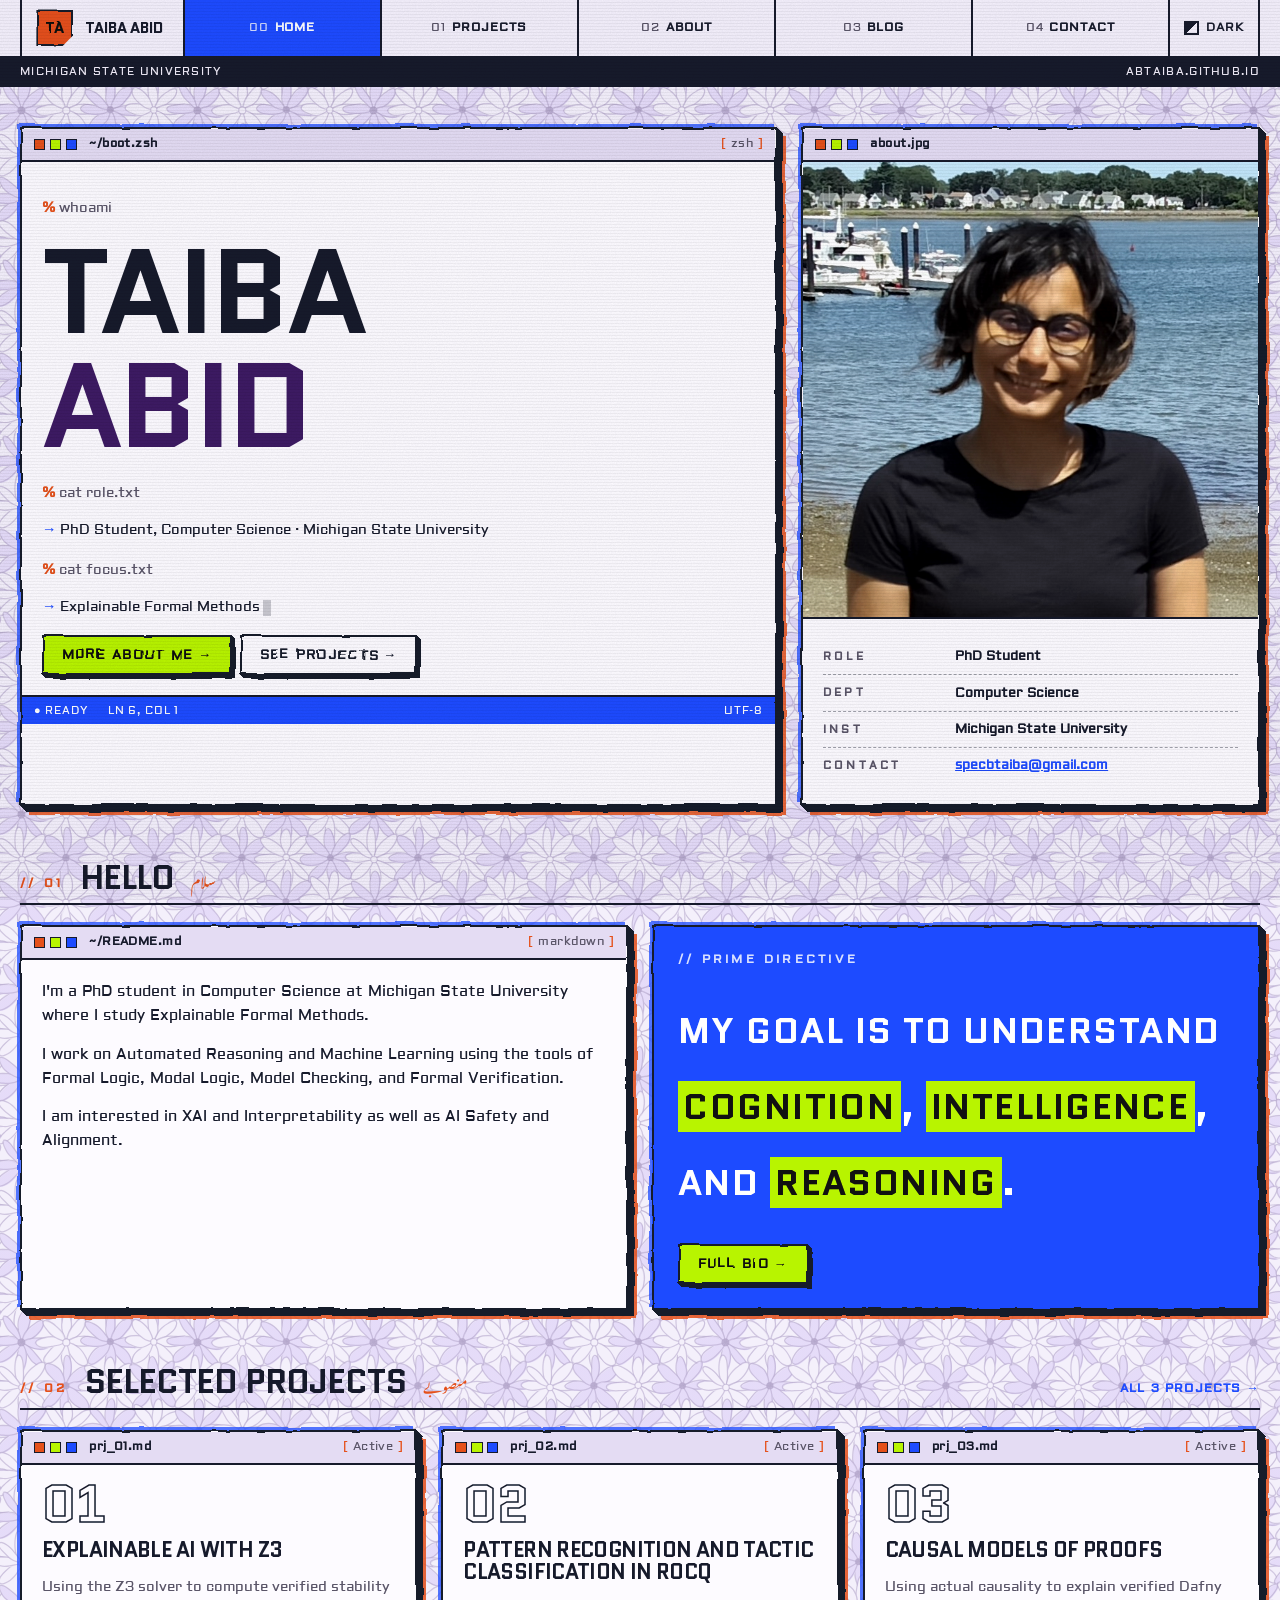
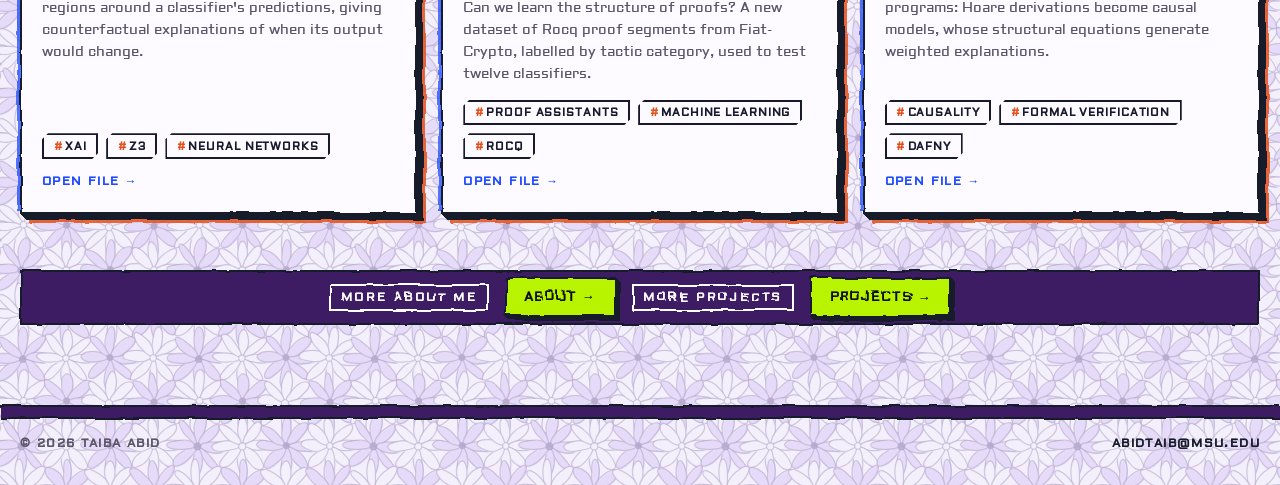
<file: index.html>
<!DOCTYPE html>
<html lang="en">
<head>
  <meta charset="utf-8">
  <meta name="viewport" content="width=device-width, initial-scale=1">
  <meta name="description" content="Taiba Abid, PhD Student, Computer Science">
  <title>Home // Taiba Abid</title>
  <script>
    try { var t = localStorage.getItem('theme'); if (t) document.documentElement.dataset.theme = t; } catch (e) {}
  </script>
  <link rel="icon" href="images/favicon.svg">
  <link rel="preconnect" href="https://fonts.googleapis.com">
  <link rel="preconnect" href="https://fonts.gstatic.com" crossorigin>
  <link rel="stylesheet" href="https://fonts.googleapis.com/css2?family=Aldrich&family=Noto+Nastaliq+Urdu:wght@500;700&family=Quantico:ital,wght@0,400;0,700;1,400;1,700&display=swap">
  <link rel="stylesheet" href="css/style.css?v=win3">
  <script src="js/theme.js" defer></script>
  <script src="js/windows.js?v=dock2" defer></script>
</head>
<body>
  <svg class="ink-defs" width="0" height="0" aria-hidden="true" focusable="false">
    <filter id="ink-rough"><feTurbulence type="fractalNoise" baseFrequency="0.035" numOctaves="3" seed="7" result="noise"/><feDisplacementMap in="SourceGraphic" in2="noise" scale="3.5"/></filter>
    <filter id="ink-bleed"><feTurbulence type="fractalNoise" baseFrequency="0.9" numOctaves="2" seed="2" result="noise"/><feDisplacementMap in="SourceGraphic" in2="noise" scale="1.4"/></filter>
  </svg>
  <a class="skip" href="#main">Skip to content</a>
  <header class="site-header">
    <div class="wrap header-inner">
      <a class="logo" href="index.html"><span class="logo-mark">TA</span><span class="logo-name">Taiba Abid</span></a>
      <nav class="nav" aria-label="Primary"><a href="index.html" aria-current="page"><span>00</span>Home</a><a href="projects.html"><span>01</span>Projects</a><a href="about.html"><span>02</span>About</a><a href="blog.html"><span>03</span>Blog</a><a href="contact.html"><span>04</span>Contact</a></nav>
      <button class="theme-toggle" type="button" data-theme-toggle aria-label="Toggle dark mode"><span class="swatch" aria-hidden="true"></span><span class="tt-text">Theme</span></button>
    </div>
  </header>
  <div class="status-strip" aria-hidden="true">
    <div class="wrap"><span class="hide-sm">Michigan State University</span><span class="push">abtaiba.github.io</span></div>
  </div>

  <main id="main" class="wrap" data-dock>
    <div class="home-hero">
    <section class="panel ">
      <div class="panel-bar"><span class="lights" aria-hidden="true"><i></i><i></i><i></i></span><span class="panel-file">~/boot.zsh</span><span class="panel-meta">zsh</span></div>
      <div class="panel-body">
        <div class="term">
          <p class="cmd">whoami</p>
          <h1 class="mega">Taiba<br><span class="accent">Abid</span></h1>
          <p class="cmd">cat role.txt</p>
          <p class="out arrow">PhD Student, Computer Science · Michigan State University</p>
          <p class="cmd">cat focus.txt</p>
          <p class="out arrow">Explainable Formal Methods<span class="cursor" aria-hidden="true"></span></p>
        </div>
        <div class="chips">
          <a class="btn" href="about.html">More about me →</a>
          <a class="btn alt" href="projects.html">See projects →</a>
        </div>
      </div>
      <div class="panel-status"><span>● Ready</span><span>Ln 6, Col 1</span><span class="push">UTF-8</span></div>
    </section>
    <section class="panel">
      <div class="panel-bar"><span class="lights" aria-hidden="true"><i></i><i></i><i></i></span><span class="panel-file">about.jpg</span></div>
      <div class="id-photo"><img src="images/avatar.jpg" alt="Portrait of Taiba Abid"></div>
      <div class="panel-body">
        <dl class="readout">
          <div><dt>Role</dt><dd>PhD Student</dd></div>
          <div><dt>Dept</dt><dd>Computer Science</dd></div>
          <div><dt>Inst</dt><dd>Michigan State University</dd></div>
          <div><dt>Contact</dt><dd><a href="mailto:specbtaiba@gmail.com">specbtaiba@gmail.com</a></dd></div>
        </dl>
      </div>
    </section>
    </div>

    <section class="sec">
      <div class="sec-head"><span class="idx">// 01</span><h2>Hello <span class="ur" lang="ur" dir="rtl">سلام</span></h2></div>
      <div class="mission">
      <section class="panel ">
      <div class="panel-bar"><span class="lights" aria-hidden="true"><i></i><i></i><i></i></span><span class="panel-file">~/README.md</span><span class="panel-meta">markdown</span></div>
      <div class="panel-body">
          <p>I&#x27;m a PhD student in Computer Science at Michigan State University where I study Explainable Formal Methods.</p>
          <p>I work on Automated Reasoning and Machine Learning using the tools of Formal Logic, Modal Logic, Model Checking, and Formal Verification.</p>
          <p>I am interested in XAI and Interpretability as well as AI Safety and Alignment.</p>
      </div>
    </section>
        <div class="goal">
          <span class="label">// Prime directive</span>
          <blockquote>My goal is to understand <em>cognition</em>, <em>intelligence</em>, and <em>reasoning</em>.</blockquote>
          <a class="btn" href="about.html" style="align-self:flex-start">Full bio →</a>
        </div>
      </div>
    </section>

    <section class="sec">
      <div class="sec-head"><span class="idx">// 02</span><h2>Selected projects <span class="ur" lang="ur" dir="rtl">منصوبے</span></h2><a class="more" href="projects.html">All 3 projects</a></div>
      <div class="grid-3">
      <a class="panel card" href="projects/explainable-ai-z3.html" data-tags="xai z3 neural-networks" style="view-transition-name: prj-explainable-ai-z3">
        <div class="panel-bar"><span class="lights" aria-hidden="true"><i></i><i></i><i></i></span><span class="panel-file">prj_01.md</span><span class="panel-meta">Active</span></div>
        <div class="panel-body">
          <span class="num">01</span>
          <h3>Explainable AI with Z3</h3><p class="excerpt">Using the Z3 solver to compute verified stability regions around a classifier&#x27;s predictions, giving counterfactual explanations of when its output would change.</p>
          <div class="chips"><span class="tag">XAI</span><span class="tag">Z3</span><span class="tag">Neural Networks</span></div>
          <span class="open">Open file →</span>
        </div>
      </a>
      <a class="panel card" href="projects/rocq-tactic-patterns.html" data-tags="proof-assistants machine-learning rocq" style="view-transition-name: prj-rocq-tactic-patterns">
        <div class="panel-bar"><span class="lights" aria-hidden="true"><i></i><i></i><i></i></span><span class="panel-file">prj_02.md</span><span class="panel-meta">Active</span></div>
        <div class="panel-body">
          <span class="num">02</span>
          <h3>Pattern Recognition and Tactic Classification in Rocq</h3><p class="excerpt">Can we learn the structure of proofs? A new dataset of Rocq proof segments from Fiat-Crypto, labelled by tactic category, used to test twelve classifiers.</p>
          <div class="chips"><span class="tag">Proof Assistants</span><span class="tag">Machine Learning</span><span class="tag">Rocq</span></div>
          <span class="open">Open file →</span>
        </div>
      </a>
      <a class="panel card" href="projects/causal-models-of-proofs.html" data-tags="causality formal-verification dafny" style="view-transition-name: prj-causal-models-of-proofs">
        <div class="panel-bar"><span class="lights" aria-hidden="true"><i></i><i></i><i></i></span><span class="panel-file">prj_03.md</span><span class="panel-meta">Active</span></div>
        <div class="panel-body">
          <span class="num">03</span>
          <h3>Causal Models of Proofs</h3><p class="excerpt">Using actual causality to explain verified Dafny programs: Hoare derivations become causal models, whose structural equations generate weighted explanations.</p>
          <div class="chips"><span class="tag">Causality</span><span class="tag">Formal Verification</span><span class="tag">Dafny</span></div>
          <span class="open">Open file →</span>
        </div>
      </a>
      </div>
    </section>

    <section class="sec">
      <div class="hazard-label"><span>More about me</span><a class="btn" href="about.html">About →</a><span>More projects</span><a class="btn" href="projects.html">Projects →</a></div>
    </section>
  </main>

  <footer class="site-footer">
    <div class="hazard" aria-hidden="true"></div>
    <div class="wrap footer-inner">
      <span>© 2026 Taiba Abid</span>
      <a href="mailto:abidtaib@msu.edu">abidtaib@msu.edu</a>
    </div>
  </footer>
</body>
</html>
</file>
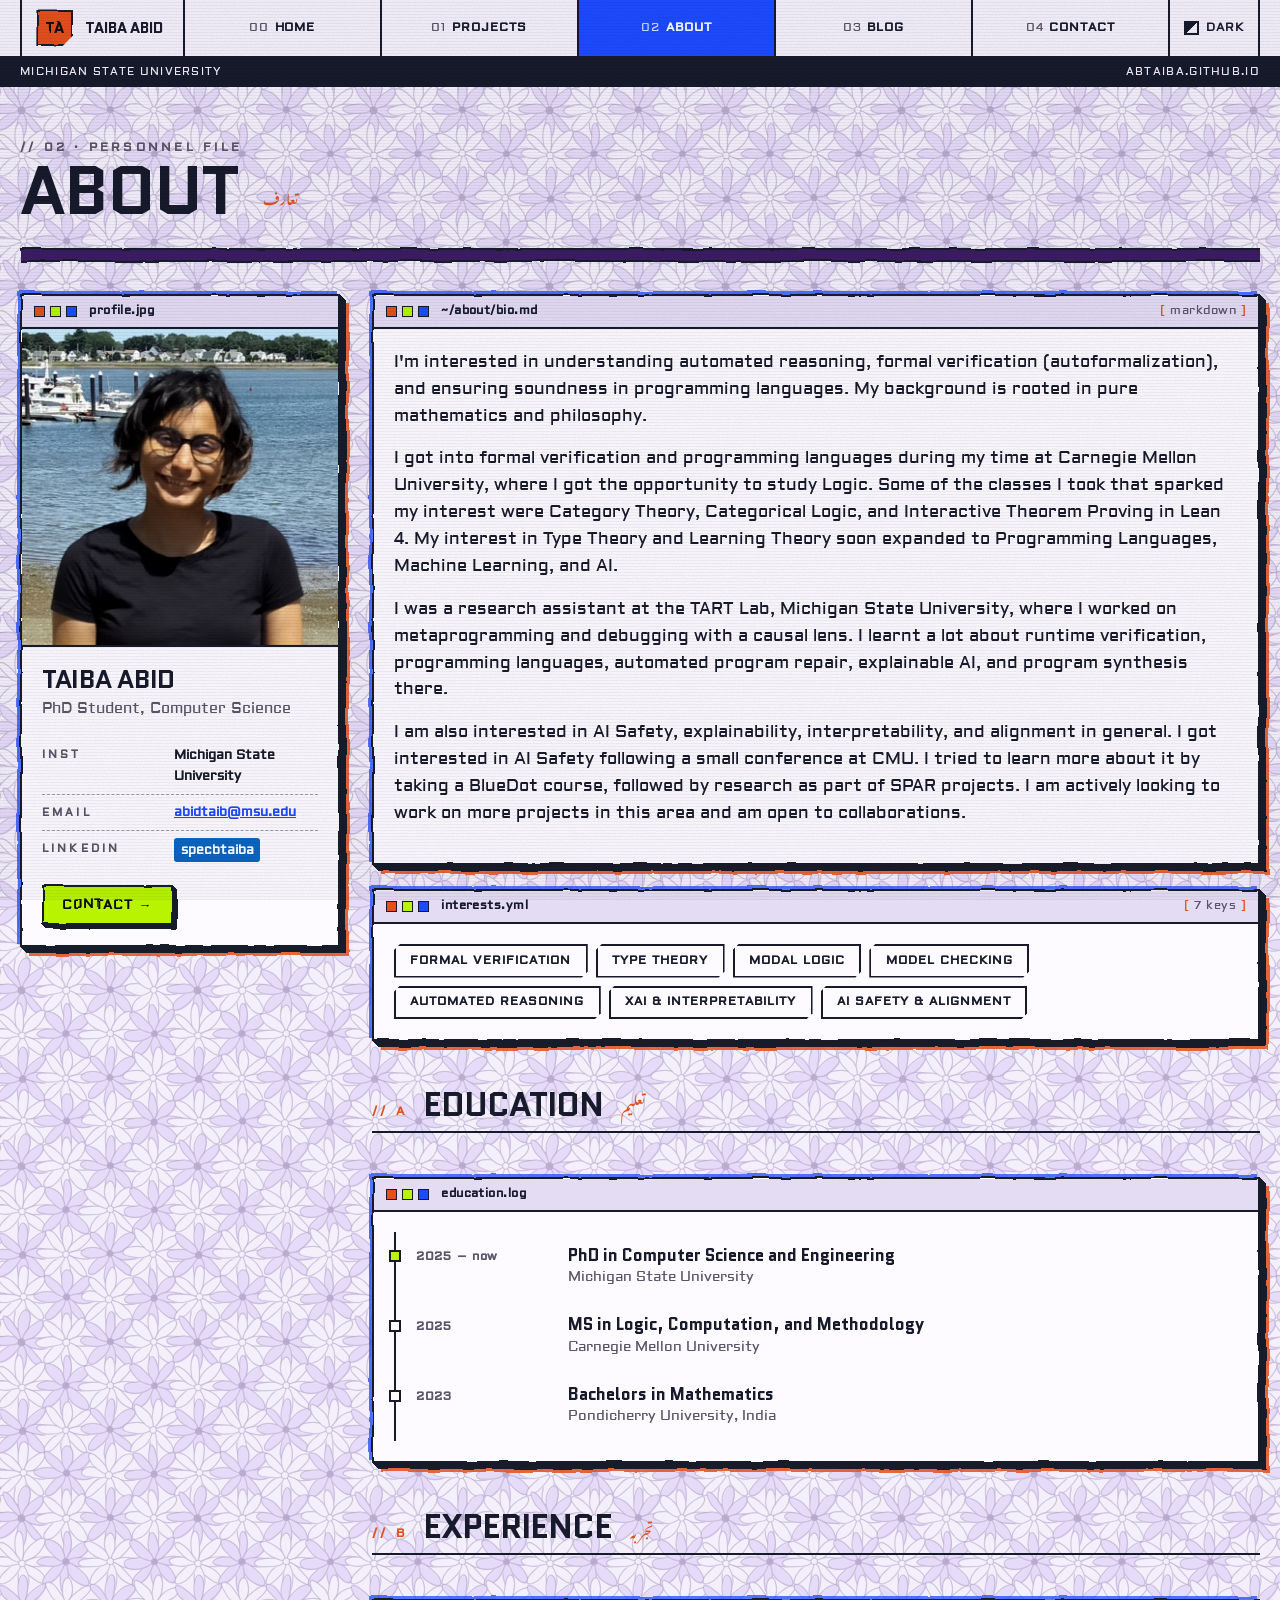
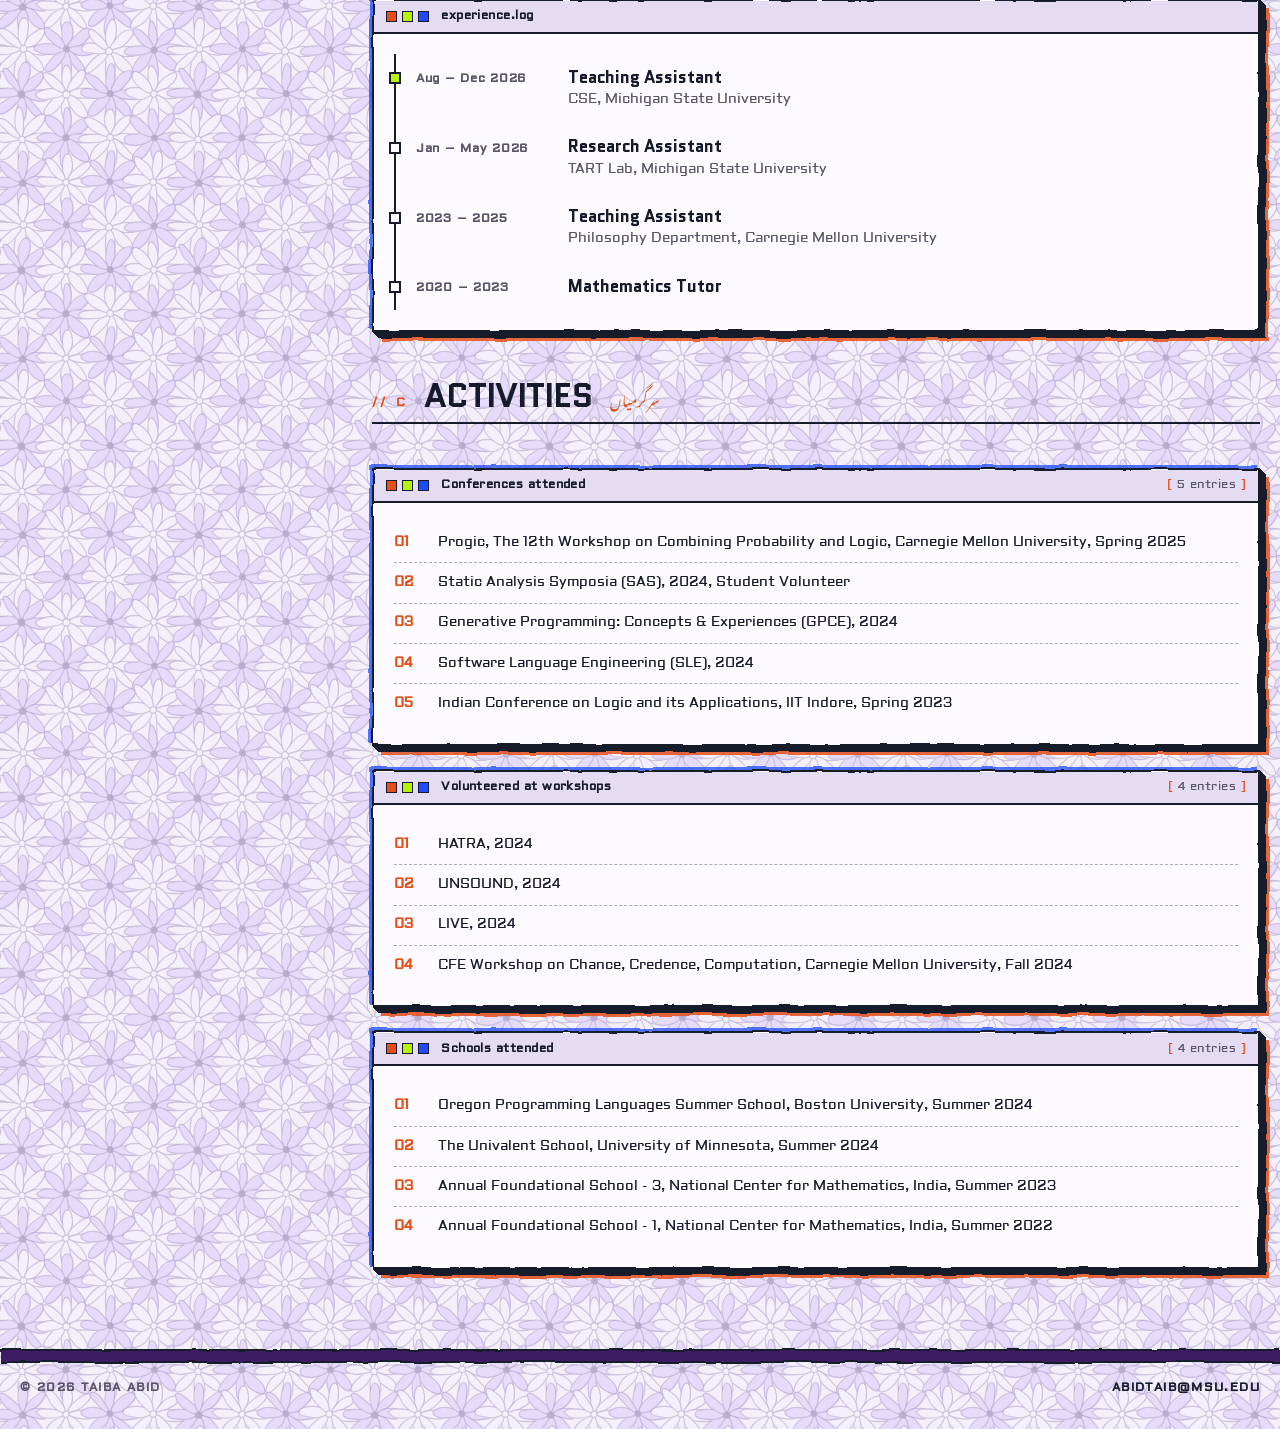
<file: about.html>
<!DOCTYPE html>
<html lang="en">
<head>
  <meta charset="utf-8">
  <meta name="viewport" content="width=device-width, initial-scale=1">
  <meta name="description" content="Taiba Abid, PhD Student, Computer Science">
  <title>About // Taiba Abid</title>
  <script>
    try { var t = localStorage.getItem('theme'); if (t) document.documentElement.dataset.theme = t; } catch (e) {}
  </script>
  <link rel="icon" href="images/favicon.svg">
  <link rel="preconnect" href="https://fonts.googleapis.com">
  <link rel="preconnect" href="https://fonts.gstatic.com" crossorigin>
  <link rel="stylesheet" href="https://fonts.googleapis.com/css2?family=Aldrich&family=Noto+Nastaliq+Urdu:wght@500;700&family=Quantico:ital,wght@0,400;0,700;1,400;1,700&display=swap">
  <link rel="stylesheet" href="css/style.css?v=win3">
  <script src="js/theme.js" defer></script>
  <script src="js/windows.js?v=dock2" defer></script>
</head>
<body>
  <svg class="ink-defs" width="0" height="0" aria-hidden="true" focusable="false">
    <filter id="ink-rough"><feTurbulence type="fractalNoise" baseFrequency="0.035" numOctaves="3" seed="7" result="noise"/><feDisplacementMap in="SourceGraphic" in2="noise" scale="3.5"/></filter>
    <filter id="ink-bleed"><feTurbulence type="fractalNoise" baseFrequency="0.9" numOctaves="2" seed="2" result="noise"/><feDisplacementMap in="SourceGraphic" in2="noise" scale="1.4"/></filter>
  </svg>
  <a class="skip" href="#main">Skip to content</a>
  <header class="site-header">
    <div class="wrap header-inner">
      <a class="logo" href="index.html"><span class="logo-mark">TA</span><span class="logo-name">Taiba Abid</span></a>
      <nav class="nav" aria-label="Primary"><a href="index.html"><span>00</span>Home</a><a href="projects.html"><span>01</span>Projects</a><a href="about.html" aria-current="page"><span>02</span>About</a><a href="blog.html"><span>03</span>Blog</a><a href="contact.html"><span>04</span>Contact</a></nav>
      <button class="theme-toggle" type="button" data-theme-toggle aria-label="Toggle dark mode"><span class="swatch" aria-hidden="true"></span><span class="tt-text">Theme</span></button>
    </div>
  </header>
  <div class="status-strip" aria-hidden="true">
    <div class="wrap"><span class="hide-sm">Michigan State University</span><span class="push">abtaiba.github.io</span></div>
  </div>

  <main id="main" class="wrap" data-dock>
    <div class="page-hero">
      <div><span class="label">// 02 · Personnel file</span><h1 class="big">About <span class="ur" lang="ur" dir="rtl">تعارف</span></h1></div>
    </div>
    <div class="hazard" aria-hidden="true" style="margin-bottom:2rem"></div>

    <div class="about-layout">
      <aside class="about-side">
      <section class="panel">
        <div class="panel-bar"><span class="lights" aria-hidden="true"><i></i><i></i><i></i></span><span class="panel-file">profile.jpg</span></div>
        <div class="id-photo"><img src="images/avatar.jpg" alt="Portrait of Taiba Abid"></div>
        <div class="panel-body">
          <h2 style="font-size:1.6rem">Taiba Abid</h2>
          <p class="muted" style="margin:0.4rem 0 1rem">PhD Student, Computer Science</p>
          <dl class="readout">
            <div><dt>Inst</dt><dd>Michigan State University</dd></div>
            <div><dt>Email</dt><dd><a href="mailto:abidtaib@msu.edu">abidtaib@msu.edu</a></dd></div>
            <div><dt>LinkedIn</dt><dd><a class="linkedin-badge" href="https://www.linkedin.com/in/specbtaiba/" rel="noopener">specbtaiba</a></dd></div>
          </dl>
          <div class="chips" style="margin-top:1rem"><a class="btn" href="contact.html">Contact →</a></div>
        </div>
      </section>
      </aside>

      <div class="stack">
      <section class="panel ">
      <div class="panel-bar"><span class="lights" aria-hidden="true"><i></i><i></i><i></i></span><span class="panel-file">~/about/bio.md</span><span class="panel-meta">markdown</span></div>
      <div class="panel-body">
<div class="prose" style="font-size:1.05rem"><p>I&#x27;m interested in understanding automated reasoning, formal verification (autoformalization), and ensuring soundness in programming languages. My background is rooted in pure mathematics and philosophy.</p>
<p>I got into formal verification and programming languages during my time at Carnegie Mellon University, where I got the opportunity to study Logic. Some of the classes I took that sparked my interest were Category Theory, Categorical Logic, and Interactive Theorem Proving in Lean 4. My interest in Type Theory and Learning Theory soon expanded to Programming Languages, Machine Learning, and AI.</p>
<p>I was a research assistant at the TART Lab, Michigan State University, where I worked on metaprogramming and debugging with a causal lens. I learnt a lot about runtime verification, programming languages, automated program repair, explainable AI, and program synthesis there.</p>
<p>I am also interested in AI Safety, explainability, interpretability, and alignment in general. I got interested in AI Safety following a small conference at CMU. I tried to learn more about it by taking a BlueDot course, followed by research as part of SPAR projects. I am actively looking to work on more projects in this area and am open to collaborations.</p></div>
      </div>
    </section>

      <section class="panel ">
      <div class="panel-bar"><span class="lights" aria-hidden="true"><i></i><i></i><i></i></span><span class="panel-file">interests.yml</span><span class="panel-meta">7 keys</span></div>
      <div class="panel-body">
<div class="chips"><span class="chip chip-lg" style="cursor:default">Formal Verification</span><span class="chip chip-lg" style="cursor:default">Type Theory</span><span class="chip chip-lg" style="cursor:default">Modal Logic</span><span class="chip chip-lg" style="cursor:default">Model Checking</span><span class="chip chip-lg" style="cursor:default">Automated Reasoning</span><span class="chip chip-lg" style="cursor:default">XAI &amp; Interpretability</span><span class="chip chip-lg" style="cursor:default">AI Safety &amp; Alignment</span></div>
      </div>
    </section>

      <div class="sec-head" style="margin-top:1.5rem"><span class="idx">// A</span><h2>Education <span class="ur" lang="ur" dir="rtl">تعلیم</span></h2></div>
      <section class="panel ">
      <div class="panel-bar"><span class="lights" aria-hidden="true"><i></i><i></i><i></i></span><span class="panel-file">education.log</span></div>
      <div class="panel-body">
<ol class="timeline"><li><span class="when">2025 – now</span><div><strong>PhD in Computer Science and Engineering</strong><span class="where">Michigan State University</span></div></li><li><span class="when">2025</span><div><strong>MS in Logic, Computation, and Methodology</strong><span class="where">Carnegie Mellon University</span></div></li><li><span class="when">2023</span><div><strong>Bachelors in Mathematics</strong><span class="where">Pondicherry University, India</span></div></li></ol>
      </div>
    </section>

      <div class="sec-head" style="margin-top:1.5rem"><span class="idx">// B</span><h2>Experience <span class="ur" lang="ur" dir="rtl">تجربہ</span></h2></div>
      <section class="panel ">
      <div class="panel-bar"><span class="lights" aria-hidden="true"><i></i><i></i><i></i></span><span class="panel-file">experience.log</span></div>
      <div class="panel-body">
<ol class="timeline"><li><span class="when">Aug – Dec 2026</span><div><strong>Teaching Assistant</strong><span class="where">CSE, Michigan State University</span></div></li><li><span class="when">Jan – May 2026</span><div><strong>Research Assistant</strong><span class="where">TART Lab, Michigan State University</span></div></li><li><span class="when">2023 – 2025</span><div><strong>Teaching Assistant</strong><span class="where">Philosophy Department, Carnegie Mellon University</span></div></li><li><span class="when">2020 – 2023</span><div><strong>Mathematics Tutor</strong></div></li></ol>
      </div>
    </section>

      <div class="sec-head" style="margin-top:1.5rem"><span class="idx">// C</span><h2>Activities <span class="ur" lang="ur" dir="rtl">سرگرمیاں</span></h2></div>
      <section class="panel ">
      <div class="panel-bar"><span class="lights" aria-hidden="true"><i></i><i></i><i></i></span><span class="panel-file">Conferences attended</span><span class="panel-meta">5 entries</span></div>
      <div class="panel-body">
<ol class="log-list"><li><span>Progic, The 12th Workshop on Combining Probability and Logic, Carnegie Mellon University, Spring 2025</span></li><li><span>Static Analysis Symposia (SAS), 2024, Student Volunteer</span></li><li><span>Generative Programming: Concepts &amp; Experiences (GPCE), 2024</span></li><li><span>Software Language Engineering (SLE), 2024</span></li><li><span>Indian Conference on Logic and its Applications, IIT Indore, Spring 2023</span></li></ol>
      </div>
    </section>
      <section class="panel ">
      <div class="panel-bar"><span class="lights" aria-hidden="true"><i></i><i></i><i></i></span><span class="panel-file">Volunteered at workshops</span><span class="panel-meta">4 entries</span></div>
      <div class="panel-body">
<ol class="log-list"><li><span>HATRA, 2024</span></li><li><span>UNSOUND, 2024</span></li><li><span>LIVE, 2024</span></li><li><span>CFE Workshop on Chance, Credence, Computation, Carnegie Mellon University, Fall 2024</span></li></ol>
      </div>
    </section>
      <section class="panel ">
      <div class="panel-bar"><span class="lights" aria-hidden="true"><i></i><i></i><i></i></span><span class="panel-file">Schools attended</span><span class="panel-meta">4 entries</span></div>
      <div class="panel-body">
<ol class="log-list"><li><span>Oregon Programming Languages Summer School, Boston University, Summer 2024</span></li><li><span>The Univalent School, University of Minnesota, Summer 2024</span></li><li><span>Annual Foundational School - 3, National Center for Mathematics, India, Summer 2023</span></li><li><span>Annual Foundational School - 1, National Center for Mathematics, India, Summer 2022</span></li></ol>
      </div>
    </section>
      </div>
    </div>
  </main>

  <footer class="site-footer">
    <div class="hazard" aria-hidden="true"></div>
    <div class="wrap footer-inner">
      <span>© 2026 Taiba Abid</span>
      <a href="mailto:abidtaib@msu.edu">abidtaib@msu.edu</a>
    </div>
  </footer>
</body>
</html>
</file>
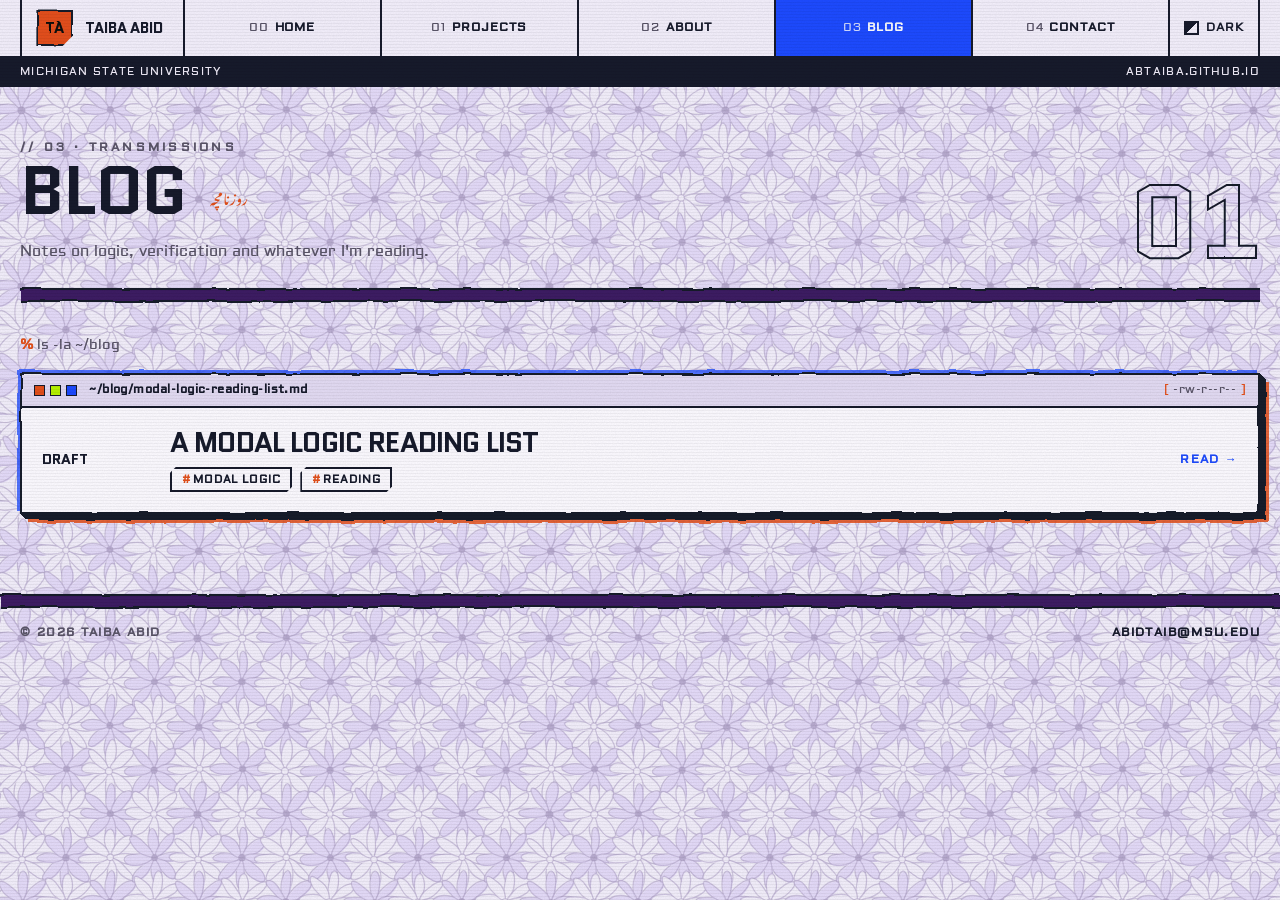
<file: blog.html>
<!DOCTYPE html>
<html lang="en">
<head>
  <meta charset="utf-8">
  <meta name="viewport" content="width=device-width, initial-scale=1">
  <meta name="description" content="Taiba Abid, PhD Student, Computer Science">
  <title>Blog // Taiba Abid</title>
  <script>
    try { var t = localStorage.getItem('theme'); if (t) document.documentElement.dataset.theme = t; } catch (e) {}
  </script>
  <link rel="icon" href="images/favicon.svg">
  <link rel="preconnect" href="https://fonts.googleapis.com">
  <link rel="preconnect" href="https://fonts.gstatic.com" crossorigin>
  <link rel="stylesheet" href="https://fonts.googleapis.com/css2?family=Aldrich&family=Noto+Nastaliq+Urdu:wght@500;700&family=Quantico:ital,wght@0,400;0,700;1,400;1,700&display=swap">
  <link rel="stylesheet" href="css/style.css?v=win3">
  <script src="js/theme.js" defer></script>
  <script src="js/windows.js?v=dock2" defer></script>
</head>
<body>
  <svg class="ink-defs" width="0" height="0" aria-hidden="true" focusable="false">
    <filter id="ink-rough"><feTurbulence type="fractalNoise" baseFrequency="0.035" numOctaves="3" seed="7" result="noise"/><feDisplacementMap in="SourceGraphic" in2="noise" scale="3.5"/></filter>
    <filter id="ink-bleed"><feTurbulence type="fractalNoise" baseFrequency="0.9" numOctaves="2" seed="2" result="noise"/><feDisplacementMap in="SourceGraphic" in2="noise" scale="1.4"/></filter>
  </svg>
  <a class="skip" href="#main">Skip to content</a>
  <header class="site-header">
    <div class="wrap header-inner">
      <a class="logo" href="index.html"><span class="logo-mark">TA</span><span class="logo-name">Taiba Abid</span></a>
      <nav class="nav" aria-label="Primary"><a href="index.html"><span>00</span>Home</a><a href="projects.html"><span>01</span>Projects</a><a href="about.html"><span>02</span>About</a><a href="blog.html" aria-current="page"><span>03</span>Blog</a><a href="contact.html"><span>04</span>Contact</a></nav>
      <button class="theme-toggle" type="button" data-theme-toggle aria-label="Toggle dark mode"><span class="swatch" aria-hidden="true"></span><span class="tt-text">Theme</span></button>
    </div>
  </header>
  <div class="status-strip" aria-hidden="true">
    <div class="wrap"><span class="hide-sm">Michigan State University</span><span class="push">abtaiba.github.io</span></div>
  </div>

  <main id="main" class="wrap">
    <div class="page-hero">
      <div><span class="label">// 03 · Transmissions</span><h1 class="big">Blog <span class="ur" lang="ur" dir="rtl">روزنامچہ</span></h1>
      <p>Notes on logic, verification and whatever I'm reading.</p></div>
      <span class="count" aria-label="1 posts">01</span>
    </div>
    <div class="hazard" aria-hidden="true" style="margin-bottom:2rem"></div>

    <div class="term" style="margin-bottom:1rem"><p class="cmd">ls -la ~/blog</p></div>
    <div class="post-list">
      <a class="panel card post-card" href="blog/modal-logic-reading-list.html" style="view-transition-name: post-modal-logic-reading-list">
        <div class="panel-bar"><span class="lights" aria-hidden="true"><i></i><i></i><i></i></span><span class="panel-file">~/blog/modal-logic-reading-list.md</span><span class="panel-meta">-rw-r--r--</span></div>
        <div class="panel-body">
          <span class="date">Draft</span>
          <div><h3>A modal logic reading list</h3><div class="chips" style="margin-top:0.6rem"><span class="tag">Modal Logic</span><span class="tag">Reading</span></div></div>
          <span class="open">Read →</span>
        </div>
      </a>
    </div>
  </main>

  <footer class="site-footer">
    <div class="hazard" aria-hidden="true"></div>
    <div class="wrap footer-inner">
      <span>© 2026 Taiba Abid</span>
      <a href="mailto:abidtaib@msu.edu">abidtaib@msu.edu</a>
    </div>
  </footer>
</body>
</html>
</file>
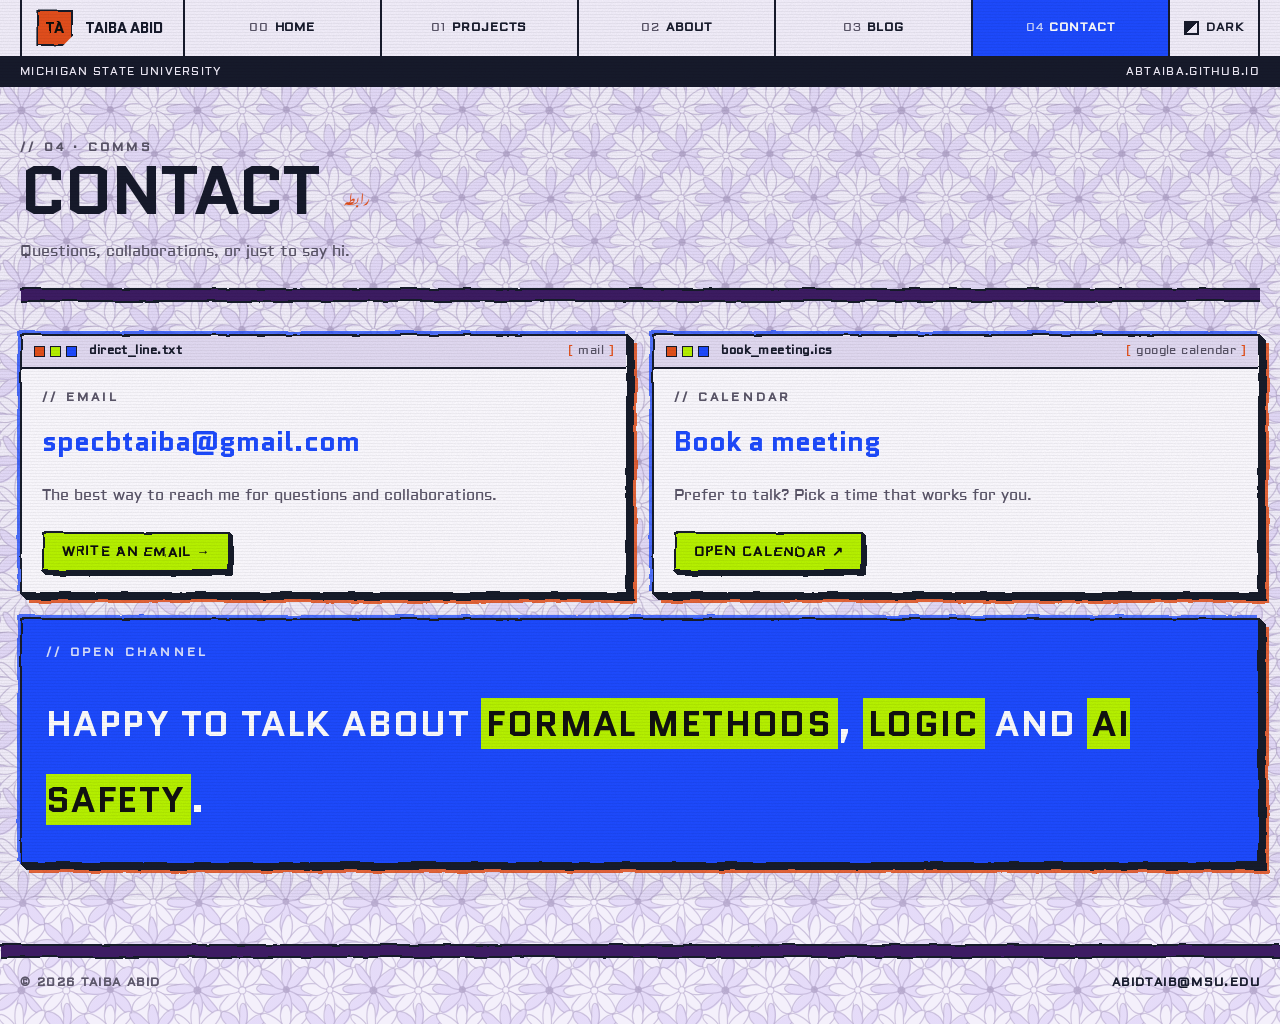
<file: contact.html>
<!DOCTYPE html>
<html lang="en">
<head>
  <meta charset="utf-8">
  <meta name="viewport" content="width=device-width, initial-scale=1">
  <meta name="description" content="Taiba Abid, PhD Student, Computer Science">
  <title>Contact // Taiba Abid</title>
  <script>
    try { var t = localStorage.getItem('theme'); if (t) document.documentElement.dataset.theme = t; } catch (e) {}
  </script>
  <link rel="icon" href="images/favicon.svg">
  <link rel="preconnect" href="https://fonts.googleapis.com">
  <link rel="preconnect" href="https://fonts.gstatic.com" crossorigin>
  <link rel="stylesheet" href="https://fonts.googleapis.com/css2?family=Aldrich&family=Noto+Nastaliq+Urdu:wght@500;700&family=Quantico:ital,wght@0,400;0,700;1,400;1,700&display=swap">
  <link rel="stylesheet" href="css/style.css?v=win3">
  <script src="js/theme.js" defer></script>
  <script src="js/windows.js?v=dock2" defer></script>
</head>
<body>
  <svg class="ink-defs" width="0" height="0" aria-hidden="true" focusable="false">
    <filter id="ink-rough"><feTurbulence type="fractalNoise" baseFrequency="0.035" numOctaves="3" seed="7" result="noise"/><feDisplacementMap in="SourceGraphic" in2="noise" scale="3.5"/></filter>
    <filter id="ink-bleed"><feTurbulence type="fractalNoise" baseFrequency="0.9" numOctaves="2" seed="2" result="noise"/><feDisplacementMap in="SourceGraphic" in2="noise" scale="1.4"/></filter>
  </svg>
  <a class="skip" href="#main">Skip to content</a>
  <header class="site-header">
    <div class="wrap header-inner">
      <a class="logo" href="index.html"><span class="logo-mark">TA</span><span class="logo-name">Taiba Abid</span></a>
      <nav class="nav" aria-label="Primary"><a href="index.html"><span>00</span>Home</a><a href="projects.html"><span>01</span>Projects</a><a href="about.html"><span>02</span>About</a><a href="blog.html"><span>03</span>Blog</a><a href="contact.html" aria-current="page"><span>04</span>Contact</a></nav>
      <button class="theme-toggle" type="button" data-theme-toggle aria-label="Toggle dark mode"><span class="swatch" aria-hidden="true"></span><span class="tt-text">Theme</span></button>
    </div>
  </header>
  <div class="status-strip" aria-hidden="true">
    <div class="wrap"><span class="hide-sm">Michigan State University</span><span class="push">abtaiba.github.io</span></div>
  </div>

  <main id="main" class="wrap" data-dock>
    <div class="page-hero">
      <div><span class="label">// 04 · Comms</span><h1 class="big">Contact <span class="ur" lang="ur" dir="rtl">رابطہ</span></h1>
      <p>Questions, collaborations, or just to say hi.</p></div>
    </div>
    <div class="hazard" aria-hidden="true" style="margin-bottom:2rem"></div>

    <div class="contact-layout">
    <section class="panel ">
      <div class="panel-bar"><span class="lights" aria-hidden="true"><i></i><i></i><i></i></span><span class="panel-file">direct_line.txt</span><span class="panel-meta">mail</span></div>
      <div class="panel-body">
        <span class="label">// Email</span>
        <a class="email-big" href="mailto:specbtaiba@gmail.com">specbtaiba@gmail.com</a>
        <p class="muted">The best way to reach me for questions and collaborations.</p>
        <a class="btn" href="mailto:specbtaiba@gmail.com">Write an email →</a>
      </div>
    </section>
    <section class="panel ">
      <div class="panel-bar"><span class="lights" aria-hidden="true"><i></i><i></i><i></i></span><span class="panel-file">book_meeting.ics</span><span class="panel-meta">google calendar</span></div>
      <div class="panel-body">
        <span class="label">// Calendar</span>
        <p class="email-big">Book a meeting</p>
        <p class="muted">Prefer to talk? Pick a time that works for you.</p>
        <a class="btn" href="https://calendar.app.google/6LLj5F2Maf6cLu2a9" target="_blank" rel="noopener noreferrer">Open calendar ↗</a>
      </div>
    </section>
      <div class="goal contact-wide">
        <span class="label">// Open channel</span>
        <blockquote>Happy to talk about <em>formal methods</em>, <em>logic</em> and <em>AI safety</em>.</blockquote>
      </div>
    </div>
  </main>

  <footer class="site-footer">
    <div class="hazard" aria-hidden="true"></div>
    <div class="wrap footer-inner">
      <span>© 2026 Taiba Abid</span>
      <a href="mailto:abidtaib@msu.edu">abidtaib@msu.edu</a>
    </div>
  </footer>
</body>
</html>
</file>
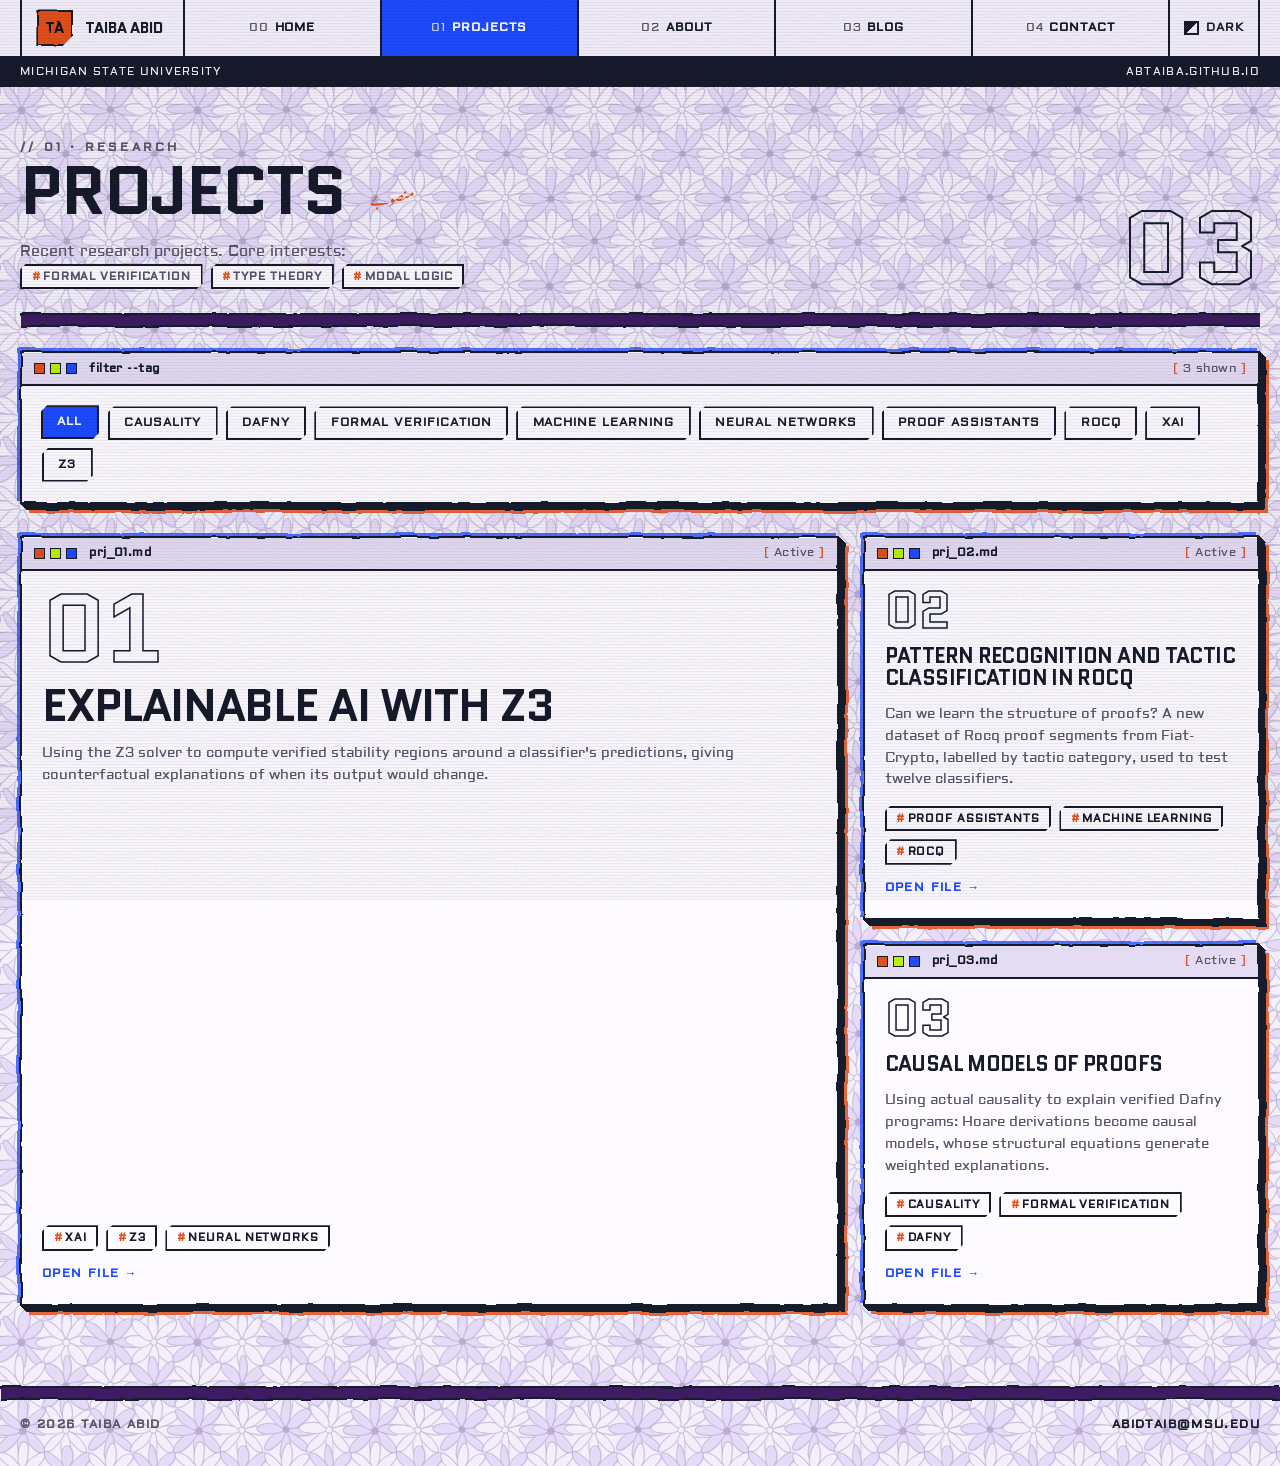
<file: projects.html>
<!DOCTYPE html>
<html lang="en">
<head>
  <meta charset="utf-8">
  <meta name="viewport" content="width=device-width, initial-scale=1">
  <meta name="description" content="Taiba Abid, PhD Student, Computer Science">
  <title>Projects // Taiba Abid</title>
  <script>
    try { var t = localStorage.getItem('theme'); if (t) document.documentElement.dataset.theme = t; } catch (e) {}
  </script>
  <link rel="icon" href="images/favicon.svg">
  <link rel="preconnect" href="https://fonts.googleapis.com">
  <link rel="preconnect" href="https://fonts.gstatic.com" crossorigin>
  <link rel="stylesheet" href="https://fonts.googleapis.com/css2?family=Aldrich&family=Noto+Nastaliq+Urdu:wght@500;700&family=Quantico:ital,wght@0,400;0,700;1,400;1,700&display=swap">
  <link rel="stylesheet" href="css/style.css?v=win3">
  <script src="js/theme.js" defer></script>
  <script src="js/windows.js?v=dock2" defer></script>
  <script src="js/projects.js" defer></script>
</head>
<body>
  <svg class="ink-defs" width="0" height="0" aria-hidden="true" focusable="false">
    <filter id="ink-rough"><feTurbulence type="fractalNoise" baseFrequency="0.035" numOctaves="3" seed="7" result="noise"/><feDisplacementMap in="SourceGraphic" in2="noise" scale="3.5"/></filter>
    <filter id="ink-bleed"><feTurbulence type="fractalNoise" baseFrequency="0.9" numOctaves="2" seed="2" result="noise"/><feDisplacementMap in="SourceGraphic" in2="noise" scale="1.4"/></filter>
  </svg>
  <a class="skip" href="#main">Skip to content</a>
  <header class="site-header">
    <div class="wrap header-inner">
      <a class="logo" href="index.html"><span class="logo-mark">TA</span><span class="logo-name">Taiba Abid</span></a>
      <nav class="nav" aria-label="Primary"><a href="index.html"><span>00</span>Home</a><a href="projects.html" aria-current="page"><span>01</span>Projects</a><a href="about.html"><span>02</span>About</a><a href="blog.html"><span>03</span>Blog</a><a href="contact.html"><span>04</span>Contact</a></nav>
      <button class="theme-toggle" type="button" data-theme-toggle aria-label="Toggle dark mode"><span class="swatch" aria-hidden="true"></span><span class="tt-text">Theme</span></button>
    </div>
  </header>
  <div class="status-strip" aria-hidden="true">
    <div class="wrap"><span class="hide-sm">Michigan State University</span><span class="push">abtaiba.github.io</span></div>
  </div>

  <main id="main" class="wrap">
    <div class="page-hero">
      <div>
        <span class="label">// 01 · Research</span>
        <h1 class="big">Projects <span class="ur" lang="ur" dir="rtl">منصوبے</span></h1>
        <p>Recent research projects. Core interests: <span class="chips" style="display:inline-flex;vertical-align:middle"><span class="tag">Formal Verification</span><span class="tag">Type Theory</span><span class="tag">Modal Logic</span></span></p>
      </div>
      <span class="count" aria-label="3 projects">03</span>
    </div>

    <div class="hazard" aria-hidden="true" style="margin-bottom:1.5rem"></div>

    <section class="panel ">
      <div class="panel-bar"><span class="lights" aria-hidden="true"><i></i><i></i><i></i></span><span class="panel-file">filter --tag</span><span class="panel-meta"><span data-count>3</span> shown</span></div>
      <div class="panel-body">
<div class="chips" data-filter role="group" aria-label="Filter projects by tag"><button class="chip chip-lg" type="button" data-tag="all" aria-pressed="true">All</button><button class="chip chip-lg" type="button" data-tag="causality" aria-pressed="false">Causality</button><button class="chip chip-lg" type="button" data-tag="dafny" aria-pressed="false">Dafny</button><button class="chip chip-lg" type="button" data-tag="formal-verification" aria-pressed="false">Formal Verification</button><button class="chip chip-lg" type="button" data-tag="machine-learning" aria-pressed="false">Machine Learning</button><button class="chip chip-lg" type="button" data-tag="neural-networks" aria-pressed="false">Neural Networks</button><button class="chip chip-lg" type="button" data-tag="proof-assistants" aria-pressed="false">Proof Assistants</button><button class="chip chip-lg" type="button" data-tag="rocq" aria-pressed="false">Rocq</button><button class="chip chip-lg" type="button" data-tag="xai" aria-pressed="false">XAI</button><button class="chip chip-lg" type="button" data-tag="z3" aria-pressed="false">Z3</button></div>
      </div>
    </section>

    <div class="bento sec" style="margin-top:2rem" data-project-grid>
      <a class="panel card" href="projects/explainable-ai-z3.html" data-tags="xai z3 neural-networks" style="view-transition-name: prj-explainable-ai-z3">
        <div class="panel-bar"><span class="lights" aria-hidden="true"><i></i><i></i><i></i></span><span class="panel-file">prj_01.md</span><span class="panel-meta">Active</span></div>
        <div class="panel-body">
          <span class="num">01</span>
          <h3>Explainable AI with Z3</h3><p class="excerpt">Using the Z3 solver to compute verified stability regions around a classifier&#x27;s predictions, giving counterfactual explanations of when its output would change.</p>
          <div class="chips"><span class="tag">XAI</span><span class="tag">Z3</span><span class="tag">Neural Networks</span></div>
          <span class="open">Open file →</span>
        </div>
      </a>
      <a class="panel card" href="projects/rocq-tactic-patterns.html" data-tags="proof-assistants machine-learning rocq" style="view-transition-name: prj-rocq-tactic-patterns">
        <div class="panel-bar"><span class="lights" aria-hidden="true"><i></i><i></i><i></i></span><span class="panel-file">prj_02.md</span><span class="panel-meta">Active</span></div>
        <div class="panel-body">
          <span class="num">02</span>
          <h3>Pattern Recognition and Tactic Classification in Rocq</h3><p class="excerpt">Can we learn the structure of proofs? A new dataset of Rocq proof segments from Fiat-Crypto, labelled by tactic category, used to test twelve classifiers.</p>
          <div class="chips"><span class="tag">Proof Assistants</span><span class="tag">Machine Learning</span><span class="tag">Rocq</span></div>
          <span class="open">Open file →</span>
        </div>
      </a>
      <a class="panel card" href="projects/causal-models-of-proofs.html" data-tags="causality formal-verification dafny" style="view-transition-name: prj-causal-models-of-proofs">
        <div class="panel-bar"><span class="lights" aria-hidden="true"><i></i><i></i><i></i></span><span class="panel-file">prj_03.md</span><span class="panel-meta">Active</span></div>
        <div class="panel-body">
          <span class="num">03</span>
          <h3>Causal Models of Proofs</h3><p class="excerpt">Using actual causality to explain verified Dafny programs: Hoare derivations become causal models, whose structural equations generate weighted explanations.</p>
          <div class="chips"><span class="tag">Causality</span><span class="tag">Formal Verification</span><span class="tag">Dafny</span></div>
          <span class="open">Open file →</span>
        </div>
      </a>
    </div>
  </main>

  <footer class="site-footer">
    <div class="hazard" aria-hidden="true"></div>
    <div class="wrap footer-inner">
      <span>© 2026 Taiba Abid</span>
      <a href="mailto:abidtaib@msu.edu">abidtaib@msu.edu</a>
    </div>
  </footer>
</body>
</html>
</file>
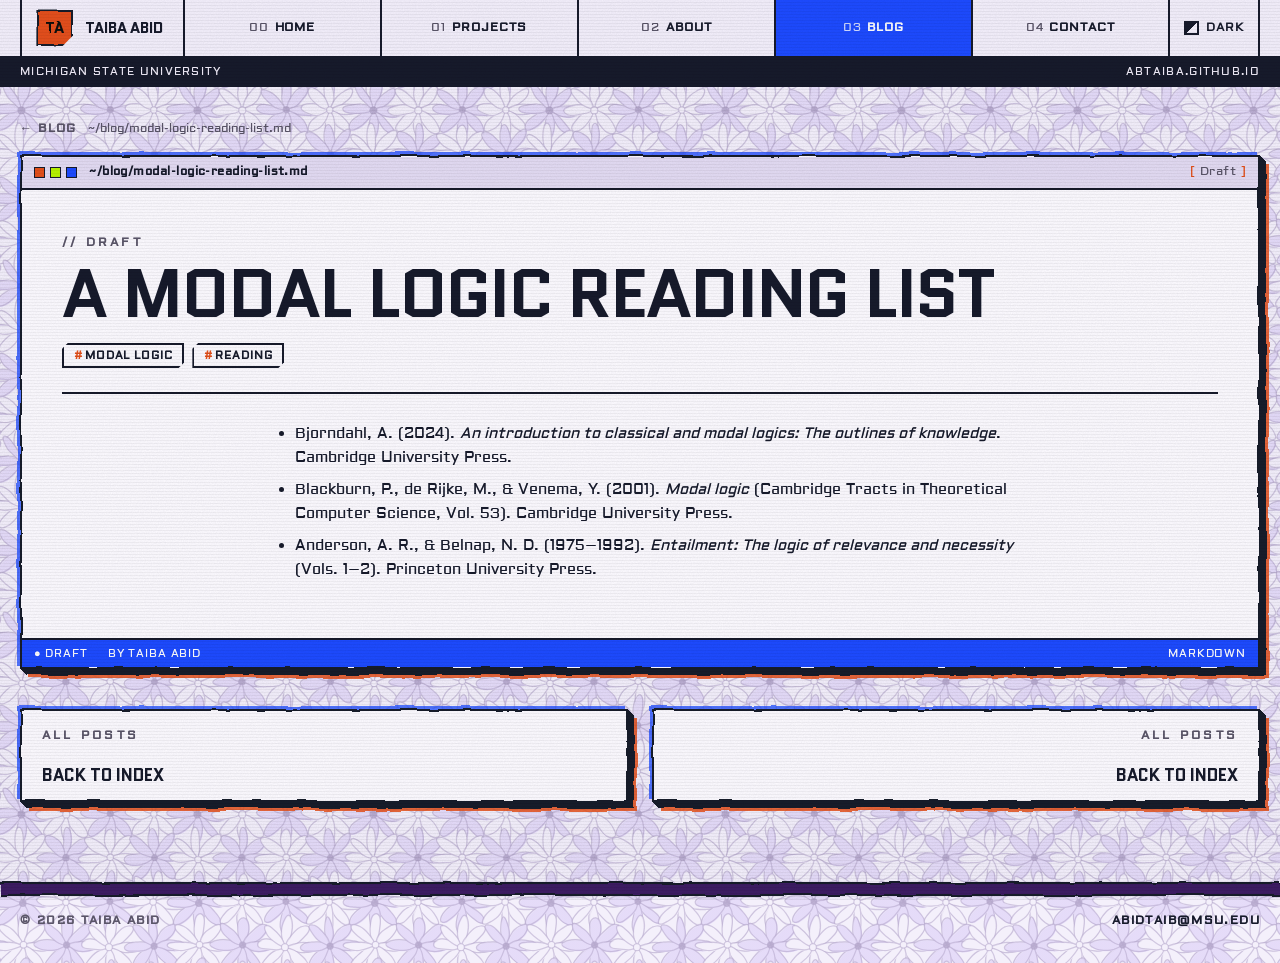
<file: blog/modal-logic-reading-list.html>
<!DOCTYPE html>
<html lang="en">
<head>
  <meta charset="utf-8">
  <meta name="viewport" content="width=device-width, initial-scale=1">
  <meta name="description" content="Taiba Abid, PhD Student, Computer Science">
  <title>A modal logic reading list // Taiba Abid</title>
  <script>
    try { var t = localStorage.getItem('theme'); if (t) document.documentElement.dataset.theme = t; } catch (e) {}
  </script>
  <link rel="icon" href="../images/favicon.svg">
  <link rel="preconnect" href="https://fonts.googleapis.com">
  <link rel="preconnect" href="https://fonts.gstatic.com" crossorigin>
  <link rel="stylesheet" href="https://fonts.googleapis.com/css2?family=Aldrich&family=Noto+Nastaliq+Urdu:wght@500;700&family=Quantico:ital,wght@0,400;0,700;1,400;1,700&display=swap">
  <link rel="stylesheet" href="../css/style.css?v=win3">
  <script src="../js/theme.js" defer></script>
  <script src="../js/windows.js?v=dock2" defer></script>
</head>
<body>
  <svg class="ink-defs" width="0" height="0" aria-hidden="true" focusable="false">
    <filter id="ink-rough"><feTurbulence type="fractalNoise" baseFrequency="0.035" numOctaves="3" seed="7" result="noise"/><feDisplacementMap in="SourceGraphic" in2="noise" scale="3.5"/></filter>
    <filter id="ink-bleed"><feTurbulence type="fractalNoise" baseFrequency="0.9" numOctaves="2" seed="2" result="noise"/><feDisplacementMap in="SourceGraphic" in2="noise" scale="1.4"/></filter>
  </svg>
  <a class="skip" href="#main">Skip to content</a>
  <header class="site-header">
    <div class="wrap header-inner">
      <a class="logo" href="../index.html"><span class="logo-mark">TA</span><span class="logo-name">Taiba Abid</span></a>
      <nav class="nav" aria-label="Primary"><a href="../index.html"><span>00</span>Home</a><a href="../projects.html"><span>01</span>Projects</a><a href="../about.html"><span>02</span>About</a><a href="../blog.html" aria-current="page"><span>03</span>Blog</a><a href="../contact.html"><span>04</span>Contact</a></nav>
      <button class="theme-toggle" type="button" data-theme-toggle aria-label="Toggle dark mode"><span class="swatch" aria-hidden="true"></span><span class="tt-text">Theme</span></button>
    </div>
  </header>
  <div class="status-strip" aria-hidden="true">
    <div class="wrap"><span class="hide-sm">Michigan State University</span><span class="push">abtaiba.github.io</span></div>
  </div>

  <main id="main" class="wrap">
    <div class="detail-crumbs"><a class="more back" href="../blog.html">Blog</a><span class="path">~/blog/modal-logic-reading-list.md</span></div>

    <article class="panel detail" style="view-transition-name: post-modal-logic-reading-list">
      <div class="panel-bar"><span class="lights" aria-hidden="true"><i></i><i></i><i></i></span><span class="panel-file">~/blog/modal-logic-reading-list.md</span><span class="panel-meta">Draft</span></div>
      <div class="panel-body">
        <header style="padding-bottom:1.5rem;border-bottom:var(--bw) solid var(--line)">
          <span class="label">// Draft</span>
          <h1 class="big" style="margin:0.5rem 0 1rem">A modal logic reading list</h1>
          <div class="chips"><span class="tag">Modal Logic</span><span class="tag">Reading</span></div>
        </header>
        <div class="prose" style="padding-top:1.75rem;margin:0 auto">
          <ul><li>Bjorndahl, A. (2024). <em>An introduction to classical and modal logics: The outlines of knowledge</em>. Cambridge University Press.</li><li>Blackburn, P., de Rijke, M., &amp; Venema, Y. (2001). <em>Modal logic</em> (Cambridge Tracts in Theoretical Computer Science, Vol. 53). Cambridge University Press.</li><li>Anderson, A. R., &amp; Belnap, N. D. (1975&ndash;1992). <em>Entailment: The logic of relevance and necessity</em> (Vols. 1&ndash;2). Princeton University Press.</li></ul>
        </div>
      </div>
      <div class="panel-status"><span>● Draft</span><span>by Taiba Abid</span><span class="push">markdown</span></div>
    </article>

    <nav class="pager" aria-label="More">
      <a class="panel card prev" href="../blog.html"><div class="panel-body"><span class="label">All posts</span><strong>Back to index</strong></div></a>
      <a class="panel card next" href="../blog.html"><div class="panel-body"><span class="label">All posts</span><strong>Back to index</strong></div></a>
    </nav>
  </main>

  <footer class="site-footer">
    <div class="hazard" aria-hidden="true"></div>
    <div class="wrap footer-inner">
      <span>© 2026 Taiba Abid</span>
      <a href="mailto:abidtaib@msu.edu">abidtaib@msu.edu</a>
    </div>
  </footer>
</body>
</html>
</file>
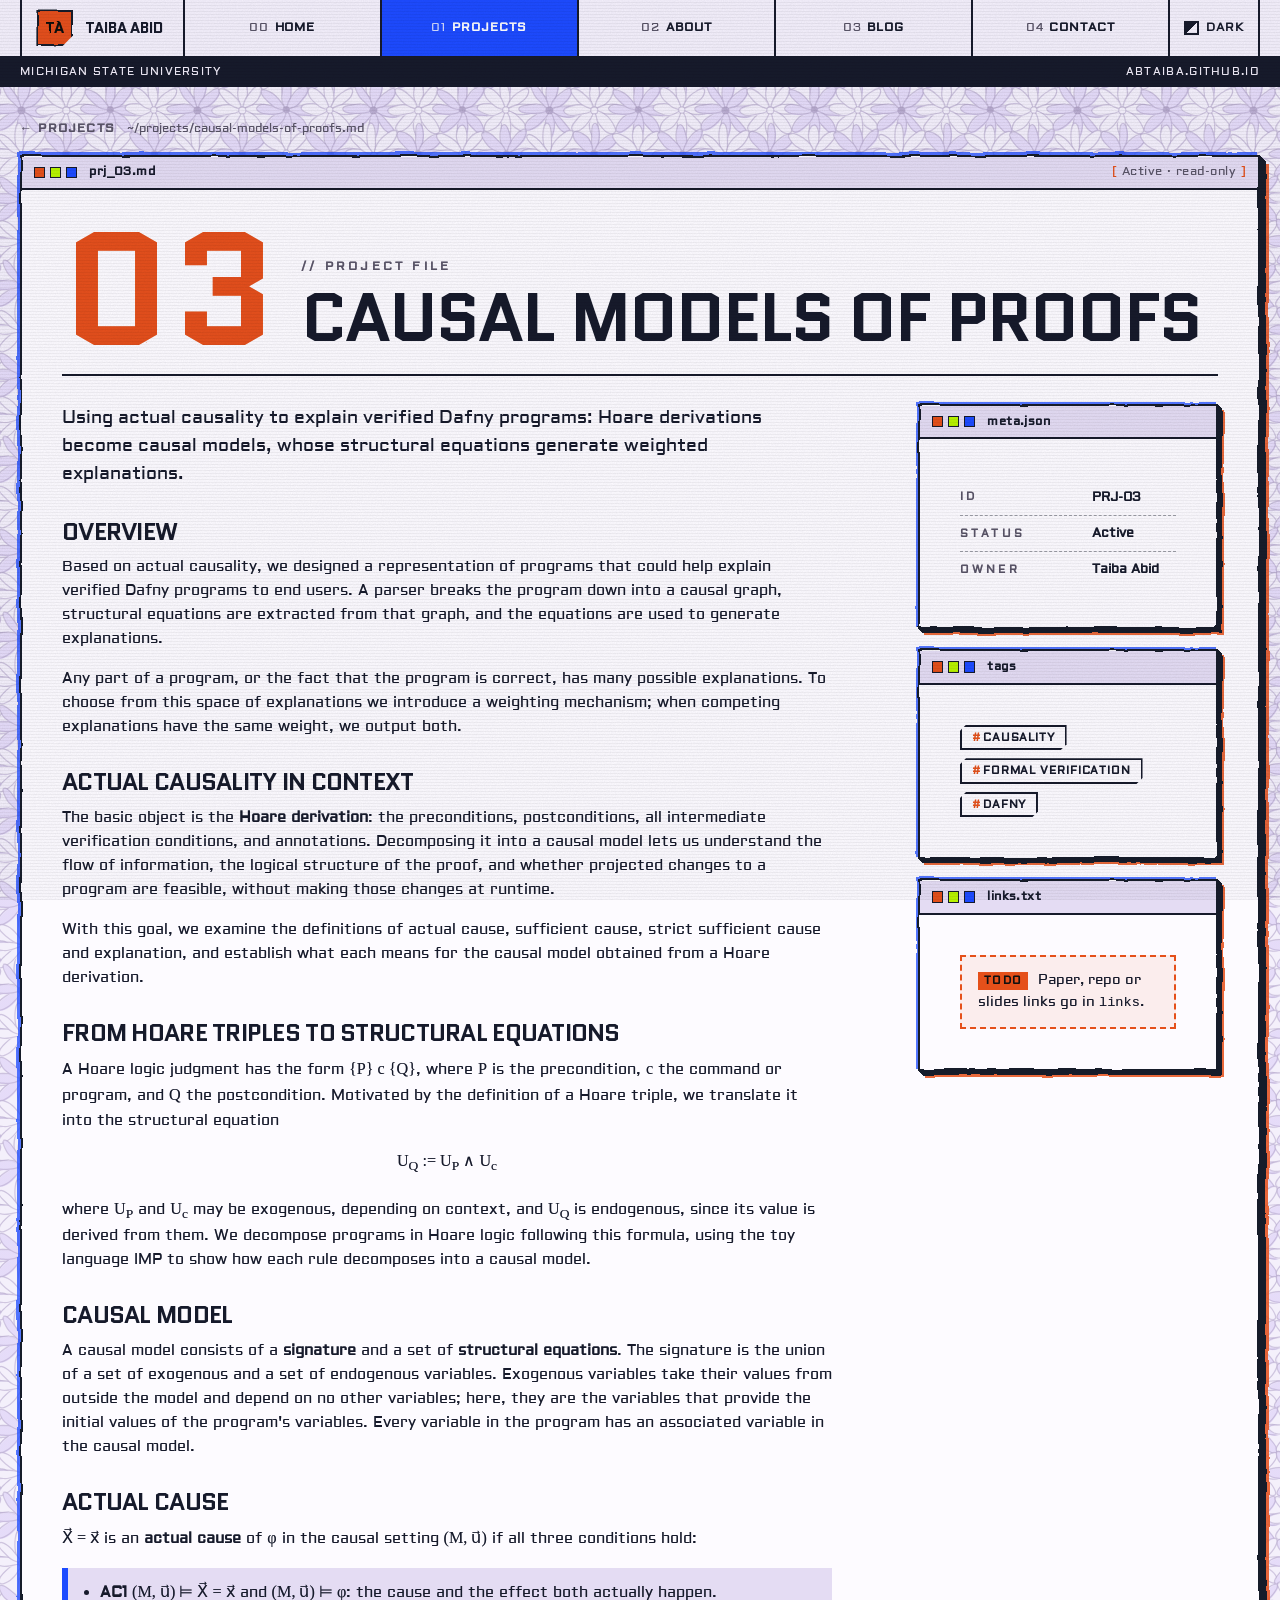
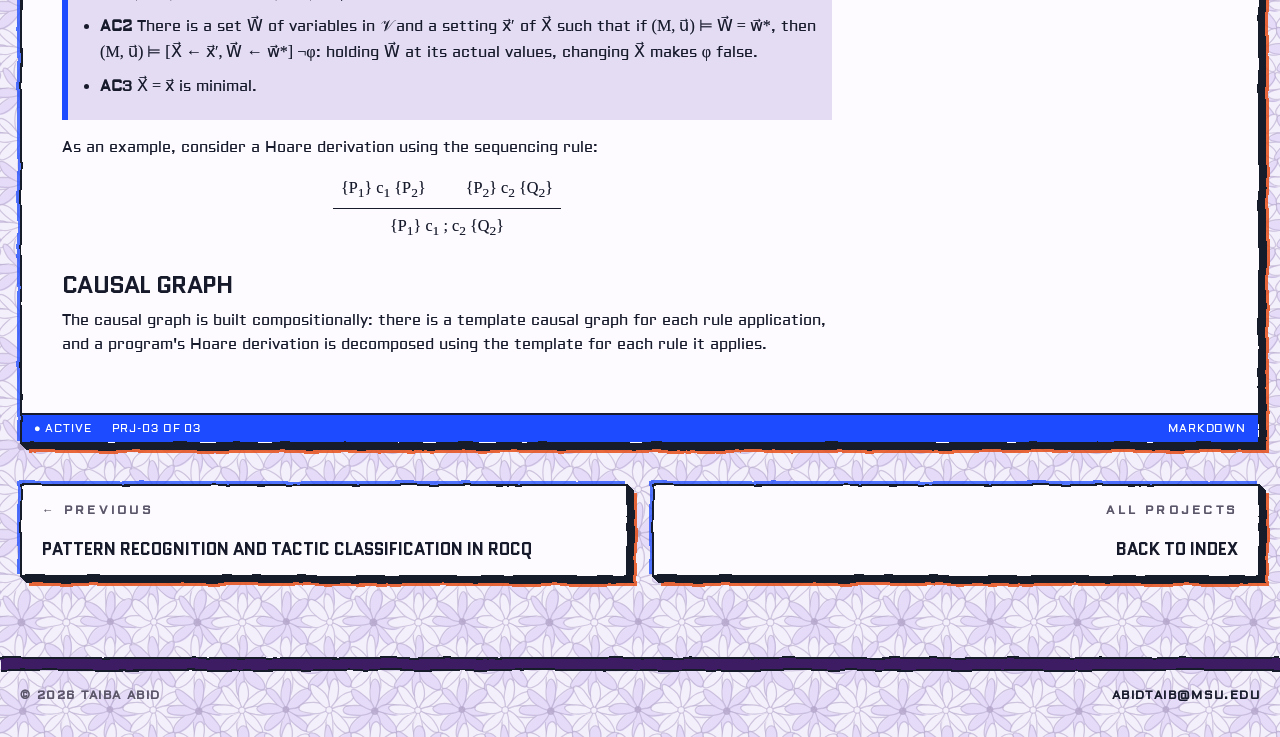
<file: projects/causal-models-of-proofs.html>
<!DOCTYPE html>
<html lang="en">
<head>
  <meta charset="utf-8">
  <meta name="viewport" content="width=device-width, initial-scale=1">
  <meta name="description" content="Taiba Abid, PhD Student, Computer Science">
  <title>Causal Models of Proofs // Taiba Abid</title>
  <script>
    try { var t = localStorage.getItem('theme'); if (t) document.documentElement.dataset.theme = t; } catch (e) {}
  </script>
  <link rel="icon" href="../images/favicon.svg">
  <link rel="preconnect" href="https://fonts.googleapis.com">
  <link rel="preconnect" href="https://fonts.gstatic.com" crossorigin>
  <link rel="stylesheet" href="https://fonts.googleapis.com/css2?family=Aldrich&family=Noto+Nastaliq+Urdu:wght@500;700&family=Quantico:ital,wght@0,400;0,700;1,400;1,700&display=swap">
  <link rel="stylesheet" href="../css/style.css?v=win3">
  <script src="../js/theme.js" defer></script>
  <script src="../js/windows.js?v=dock2" defer></script>
</head>
<body>
  <svg class="ink-defs" width="0" height="0" aria-hidden="true" focusable="false">
    <filter id="ink-rough"><feTurbulence type="fractalNoise" baseFrequency="0.035" numOctaves="3" seed="7" result="noise"/><feDisplacementMap in="SourceGraphic" in2="noise" scale="3.5"/></filter>
    <filter id="ink-bleed"><feTurbulence type="fractalNoise" baseFrequency="0.9" numOctaves="2" seed="2" result="noise"/><feDisplacementMap in="SourceGraphic" in2="noise" scale="1.4"/></filter>
  </svg>
  <a class="skip" href="#main">Skip to content</a>
  <header class="site-header">
    <div class="wrap header-inner">
      <a class="logo" href="../index.html"><span class="logo-mark">TA</span><span class="logo-name">Taiba Abid</span></a>
      <nav class="nav" aria-label="Primary"><a href="../index.html"><span>00</span>Home</a><a href="../projects.html" aria-current="page"><span>01</span>Projects</a><a href="../about.html"><span>02</span>About</a><a href="../blog.html"><span>03</span>Blog</a><a href="../contact.html"><span>04</span>Contact</a></nav>
      <button class="theme-toggle" type="button" data-theme-toggle aria-label="Toggle dark mode"><span class="swatch" aria-hidden="true"></span><span class="tt-text">Theme</span></button>
    </div>
  </header>
  <div class="status-strip" aria-hidden="true">
    <div class="wrap"><span class="hide-sm">Michigan State University</span><span class="push">abtaiba.github.io</span></div>
  </div>

  <main id="main" class="wrap">
    <div class="detail-crumbs"><a class="more back" href="../projects.html">Projects</a><span class="path">~/projects/causal-models-of-proofs.md</span></div>

    <article class="panel detail" style="view-transition-name: prj-causal-models-of-proofs">
      <div class="panel-bar"><span class="lights" aria-hidden="true"><i></i><i></i><i></i></span><span class="panel-file">prj_03.md</span><span class="panel-meta">Active · read-only</span></div>
      <div class="panel-body">
        <header class="detail-head">
          <span class="num">03</span>
          <div><span class="label">// Project file</span><h1 class="big" style="margin-top:0.5rem">Causal Models of Proofs</h1></div>
        </header>
        <div class="detail-grid">
          <div class="prose">
          <p style="font-size:1.1rem">Using actual causality to explain verified Dafny programs: Hoare derivations become causal models, whose structural equations generate weighted explanations.</p>
          <h2>Overview</h2>
          <p>Based on actual causality, we designed a representation of programs that could help explain verified Dafny programs to end users. A parser breaks the program down into a causal graph, structural equations are extracted from that graph, and the equations are used to generate explanations.</p>
          <p>Any part of a program, or the fact that the program is correct, has many possible explanations. To choose from this space of explanations we introduce a weighting mechanism; when competing explanations have the same weight, we output both.</p>
          <h2>Actual causality in context</h2>
          <p>The basic object is the <strong>Hoare derivation</strong>: the preconditions, postconditions, all intermediate verification conditions, and annotations. Decomposing it into a causal model lets us understand the flow of information, the logical structure of the proof, and whether projected changes to a program are feasible, without making those changes at runtime.</p>
          <p>With this goal, we examine the definitions of actual cause, sufficient cause, strict sufficient cause and explanation, and establish what each means for the causal model obtained from a Hoare derivation.</p>
          <h2>From Hoare triples to structural equations</h2>
          <p>A Hoare logic judgment has the form <span class="math">{P} c {Q}</span>, where <span class="math">P</span> is the precondition, <span class="math">c</span> the command or program, and <span class="math">Q</span> the postcondition. Motivated by the definition of a Hoare triple, we translate it into the structural equation</p>
          <p class="math-display"><span class="math">U<sub>Q</sub> := U<sub>P</sub> &and; U<sub>c</sub></span></p>
          <p>where <span class="math">U<sub>P</sub></span> and <span class="math">U<sub>c</sub></span> may be exogenous, depending on context, and <span class="math">U<sub>Q</sub></span> is endogenous, since its value is derived from them. We decompose programs in Hoare logic following this formula, using the toy language IMP to show how each rule decomposes into a causal model.</p>
          <h2>Causal model</h2>
          <p>A causal model consists of a <strong>signature</strong> and a set of <strong>structural equations</strong>. The signature is the union of a set of exogenous and a set of endogenous variables. Exogenous variables take their values from outside the model and depend on no other variables; here, they are the variables that provide the initial values of the program's variables. Every variable in the program has an associated variable in the causal model.</p>
          <h2>Actual cause</h2>
          <p><span class="math">X&#x20D7; = x&#x20D7;</span> is an <strong>actual cause</strong> of <span class="math">&phi;</span> in the causal setting <span class="math">(M, u&#x20D7;)</span> if all three conditions hold:</p>
          <ul class="defn"><li><strong>AC1</strong> <span class="math">(M, u&#x20D7;) &#x22A8; X&#x20D7; = x&#x20D7;</span> and <span class="math">(M, u&#x20D7;) &#x22A8; &phi;</span>: the cause and the effect both actually happen.</li><li><strong>AC2</strong> There is a set <span class="math">W&#x20D7;</span> of variables in <span class="math">&#x1D4B1;</span> and a setting <span class="math">x&#x20D7;&prime;</span> of <span class="math">X&#x20D7;</span> such that if <span class="math">(M, u&#x20D7;) &#x22A8; W&#x20D7; = w&#x20D7;*</span>, then <span class="math">(M, u&#x20D7;) &#x22A8; [X&#x20D7; &larr; x&#x20D7;&prime;, W&#x20D7; &larr; w&#x20D7;*] &not;&phi;</span>: holding <span class="math">W&#x20D7;</span> at its actual values, changing <span class="math">X&#x20D7;</span> makes <span class="math">&phi;</span> false.</li><li><strong>AC3</strong> <span class="math">X&#x20D7; = x&#x20D7;</span> is minimal.</li></ul>
          <p>As an example, consider a Hoare derivation using the sequencing rule:</p>
          <div class="rule"><div class="premises"><span class="math">{P<sub>1</sub>} c<sub>1</sub> {P<sub>2</sub>}</span><span class="math">{P<sub>2</sub>} c<sub>2</sub> {Q<sub>2</sub>}</span></div><div class="conclusion"><span class="math">{P<sub>1</sub>} c<sub>1</sub> ; c<sub>2</sub> {Q<sub>2</sub>}</span></div></div>
          <h2>Causal graph</h2>
          <p>The causal graph is built compositionally: there is a template causal graph for each rule application, and a program's Hoare derivation is decomposed using the template for each rule it applies.</p>
          </div>
          <aside class="detail-side">
          <section class="panel ">
      <div class="panel-bar"><span class="lights" aria-hidden="true"><i></i><i></i><i></i></span><span class="panel-file">meta.json</span></div>
      <div class="panel-body">
<dl class="readout">
            <div><dt>ID</dt><dd>PRJ-03</dd></div>
            <div><dt>Status</dt><dd>Active</dd></div>
            <div><dt>Owner</dt><dd>Taiba Abid</dd></div>
          </dl>
      </div>
    </section>
          <section class="panel ">
      <div class="panel-bar"><span class="lights" aria-hidden="true"><i></i><i></i><i></i></span><span class="panel-file">tags</span></div>
      <div class="panel-body">
<div class="chips"><span class="tag">Causality</span><span class="tag">Formal Verification</span><span class="tag">Dafny</span></div>
      </div>
    </section>
          <section class="panel ">
      <div class="panel-bar"><span class="lights" aria-hidden="true"><i></i><i></i><i></i></span><span class="panel-file">links.txt</span></div>
      <div class="panel-body">
<p class="todo">Paper, repo or slides links go in <code>links</code>.</p>
      </div>
    </section>
          </aside>
        </div>
      </div>
      <div class="panel-status"><span>● Active</span><span>PRJ-03 of 03</span><span class="push">markdown</span></div>
    </article>

    <nav class="pager" aria-label="More">
      <a class="panel card prev" href="rocq-tactic-patterns.html"><div class="panel-body"><span class="label">← Previous</span><strong>Pattern Recognition and Tactic Classification in Rocq</strong></div></a>
      <a class="panel card next" href="../projects.html"><div class="panel-body"><span class="label">All projects</span><strong>Back to index</strong></div></a>
    </nav>
  </main>

  <footer class="site-footer">
    <div class="hazard" aria-hidden="true"></div>
    <div class="wrap footer-inner">
      <span>© 2026 Taiba Abid</span>
      <a href="mailto:abidtaib@msu.edu">abidtaib@msu.edu</a>
    </div>
  </footer>
</body>
</html>
</file>
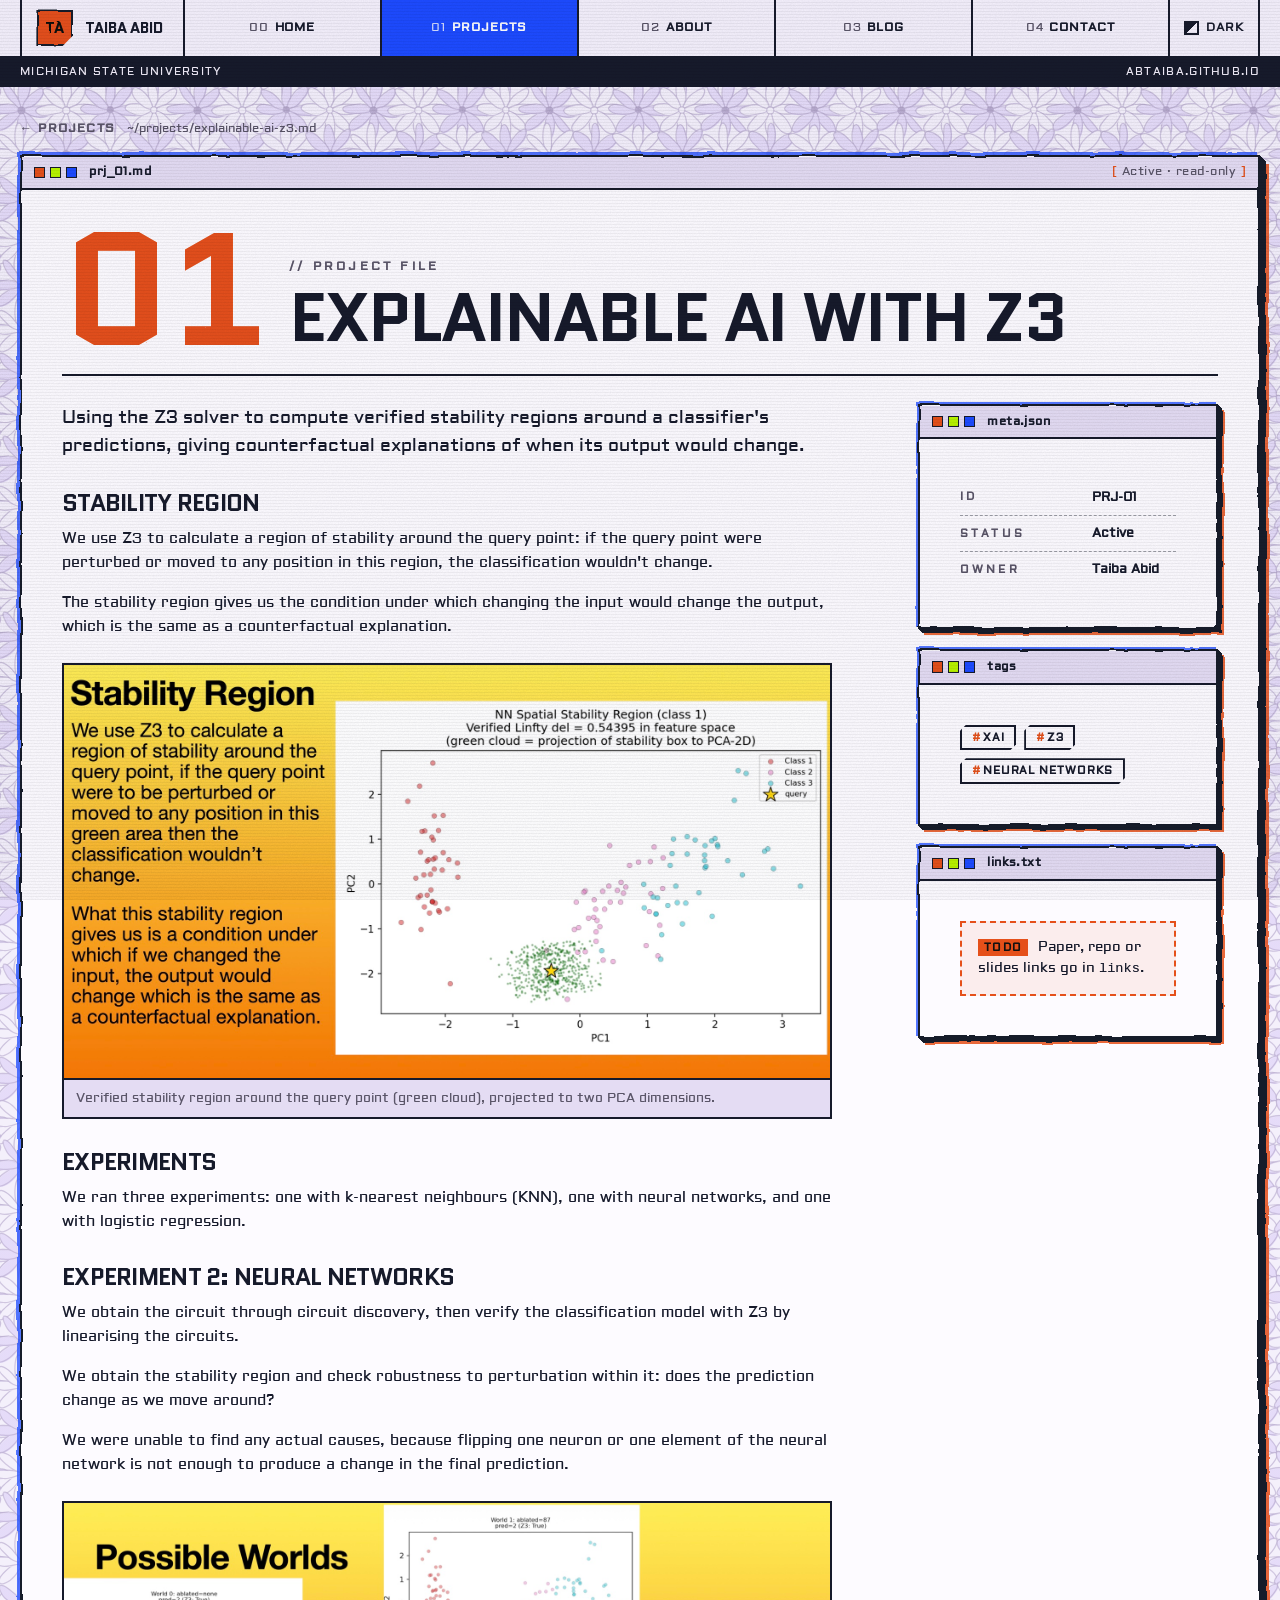
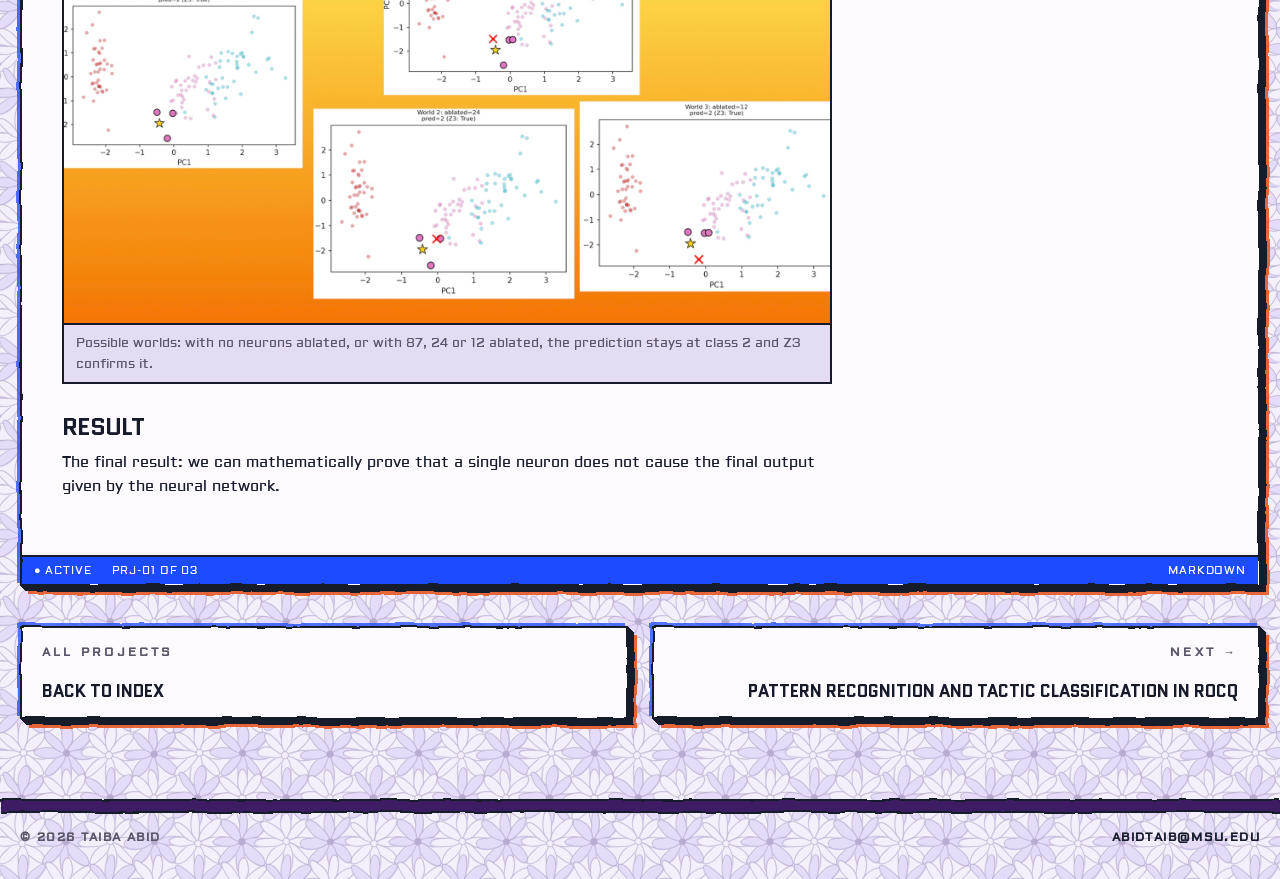
<file: projects/explainable-ai-z3.html>
<!DOCTYPE html>
<html lang="en">
<head>
  <meta charset="utf-8">
  <meta name="viewport" content="width=device-width, initial-scale=1">
  <meta name="description" content="Taiba Abid, PhD Student, Computer Science">
  <title>Explainable AI with Z3 // Taiba Abid</title>
  <script>
    try { var t = localStorage.getItem('theme'); if (t) document.documentElement.dataset.theme = t; } catch (e) {}
  </script>
  <link rel="icon" href="../images/favicon.svg">
  <link rel="preconnect" href="https://fonts.googleapis.com">
  <link rel="preconnect" href="https://fonts.gstatic.com" crossorigin>
  <link rel="stylesheet" href="https://fonts.googleapis.com/css2?family=Aldrich&family=Noto+Nastaliq+Urdu:wght@500;700&family=Quantico:ital,wght@0,400;0,700;1,400;1,700&display=swap">
  <link rel="stylesheet" href="../css/style.css?v=win3">
  <script src="../js/theme.js" defer></script>
  <script src="../js/windows.js?v=dock2" defer></script>
</head>
<body>
  <svg class="ink-defs" width="0" height="0" aria-hidden="true" focusable="false">
    <filter id="ink-rough"><feTurbulence type="fractalNoise" baseFrequency="0.035" numOctaves="3" seed="7" result="noise"/><feDisplacementMap in="SourceGraphic" in2="noise" scale="3.5"/></filter>
    <filter id="ink-bleed"><feTurbulence type="fractalNoise" baseFrequency="0.9" numOctaves="2" seed="2" result="noise"/><feDisplacementMap in="SourceGraphic" in2="noise" scale="1.4"/></filter>
  </svg>
  <a class="skip" href="#main">Skip to content</a>
  <header class="site-header">
    <div class="wrap header-inner">
      <a class="logo" href="../index.html"><span class="logo-mark">TA</span><span class="logo-name">Taiba Abid</span></a>
      <nav class="nav" aria-label="Primary"><a href="../index.html"><span>00</span>Home</a><a href="../projects.html" aria-current="page"><span>01</span>Projects</a><a href="../about.html"><span>02</span>About</a><a href="../blog.html"><span>03</span>Blog</a><a href="../contact.html"><span>04</span>Contact</a></nav>
      <button class="theme-toggle" type="button" data-theme-toggle aria-label="Toggle dark mode"><span class="swatch" aria-hidden="true"></span><span class="tt-text">Theme</span></button>
    </div>
  </header>
  <div class="status-strip" aria-hidden="true">
    <div class="wrap"><span class="hide-sm">Michigan State University</span><span class="push">abtaiba.github.io</span></div>
  </div>

  <main id="main" class="wrap">
    <div class="detail-crumbs"><a class="more back" href="../projects.html">Projects</a><span class="path">~/projects/explainable-ai-z3.md</span></div>

    <article class="panel detail" style="view-transition-name: prj-explainable-ai-z3">
      <div class="panel-bar"><span class="lights" aria-hidden="true"><i></i><i></i><i></i></span><span class="panel-file">prj_01.md</span><span class="panel-meta">Active · read-only</span></div>
      <div class="panel-body">
        <header class="detail-head">
          <span class="num">01</span>
          <div><span class="label">// Project file</span><h1 class="big" style="margin-top:0.5rem">Explainable AI with Z3</h1></div>
        </header>
        <div class="detail-grid">
          <div class="prose">
          <p style="font-size:1.1rem">Using the Z3 solver to compute verified stability regions around a classifier&#x27;s predictions, giving counterfactual explanations of when its output would change.</p>
          <h2>Stability region</h2>
          <p>We use Z3 to calculate a region of stability around the query point: if the query point were perturbed or moved to any position in this region, the classification wouldn't change.</p>
          <p>The stability region gives us the condition under which changing the input would change the output, which is the same as a counterfactual explanation.</p>
          <figure><img src="../images/projects/z3-stability-region.jpg" alt="Scatter plot of three classes in PCA space with a query point (yellow star) surrounded by a green cloud: the projection of the Z3-verified stability box, L-infinity delta 0.54395." loading="lazy"><figcaption>Verified stability region around the query point (green cloud), projected to two PCA dimensions.</figcaption></figure>
          <h2>Experiments</h2>
          <p>We ran three experiments: one with k-nearest neighbours (KNN), one with neural networks, and one with logistic regression.</p>
          <h2>Experiment 2: neural networks</h2>
          <p>We obtain the circuit through circuit discovery, then verify the classification model with Z3 by linearising the circuits.</p>
          <p>We obtain the stability region and check robustness to perturbation within it: does the prediction change as we move around?</p>
          <p>We were unable to find any actual causes, because flipping one neuron or one element of the neural network is not enough to produce a change in the final prediction.</p>
          <figure><img src="../images/projects/z3-possible-worlds.jpg" alt="Four scatter plots of possible worlds: no ablation, and 87, 24 and 12 neurons ablated. In each, the prediction stays class 2 and Z3 confirms it." loading="lazy"><figcaption>Possible worlds: with no neurons ablated, or with 87, 24 or 12 ablated, the prediction stays at class 2 and Z3 confirms it.</figcaption></figure>
          <h2>Result</h2>
          <p>The final result: we can mathematically prove that a single neuron does not cause the final output given by the neural network.</p>
          </div>
          <aside class="detail-side">
          <section class="panel ">
      <div class="panel-bar"><span class="lights" aria-hidden="true"><i></i><i></i><i></i></span><span class="panel-file">meta.json</span></div>
      <div class="panel-body">
<dl class="readout">
            <div><dt>ID</dt><dd>PRJ-01</dd></div>
            <div><dt>Status</dt><dd>Active</dd></div>
            <div><dt>Owner</dt><dd>Taiba Abid</dd></div>
          </dl>
      </div>
    </section>
          <section class="panel ">
      <div class="panel-bar"><span class="lights" aria-hidden="true"><i></i><i></i><i></i></span><span class="panel-file">tags</span></div>
      <div class="panel-body">
<div class="chips"><span class="tag">XAI</span><span class="tag">Z3</span><span class="tag">Neural Networks</span></div>
      </div>
    </section>
          <section class="panel ">
      <div class="panel-bar"><span class="lights" aria-hidden="true"><i></i><i></i><i></i></span><span class="panel-file">links.txt</span></div>
      <div class="panel-body">
<p class="todo">Paper, repo or slides links go in <code>links</code>.</p>
      </div>
    </section>
          </aside>
        </div>
      </div>
      <div class="panel-status"><span>● Active</span><span>PRJ-01 of 03</span><span class="push">markdown</span></div>
    </article>

    <nav class="pager" aria-label="More">
      <a class="panel card prev" href="../projects.html"><div class="panel-body"><span class="label">All projects</span><strong>Back to index</strong></div></a>
      <a class="panel card next" href="rocq-tactic-patterns.html"><div class="panel-body"><span class="label">Next →</span><strong>Pattern Recognition and Tactic Classification in Rocq</strong></div></a>
    </nav>
  </main>

  <footer class="site-footer">
    <div class="hazard" aria-hidden="true"></div>
    <div class="wrap footer-inner">
      <span>© 2026 Taiba Abid</span>
      <a href="mailto:abidtaib@msu.edu">abidtaib@msu.edu</a>
    </div>
  </footer>
</body>
</html>
</file>
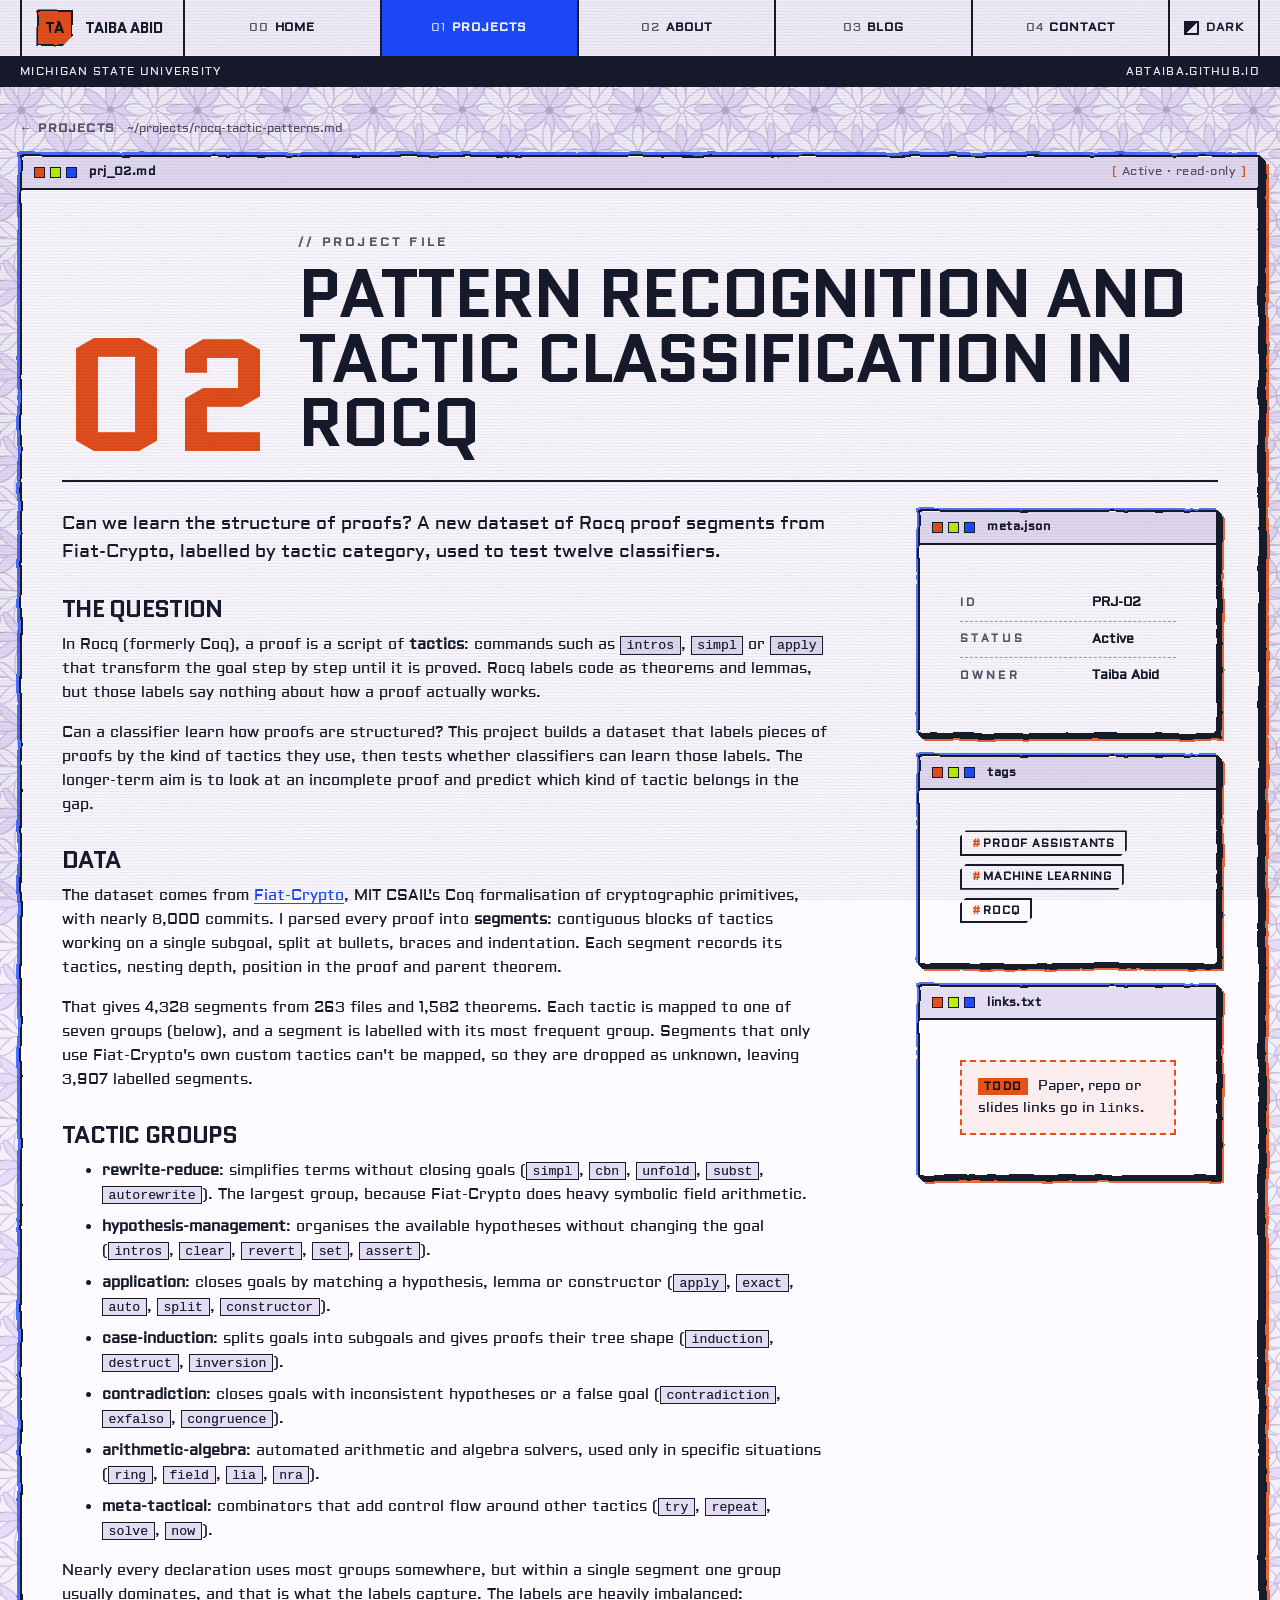
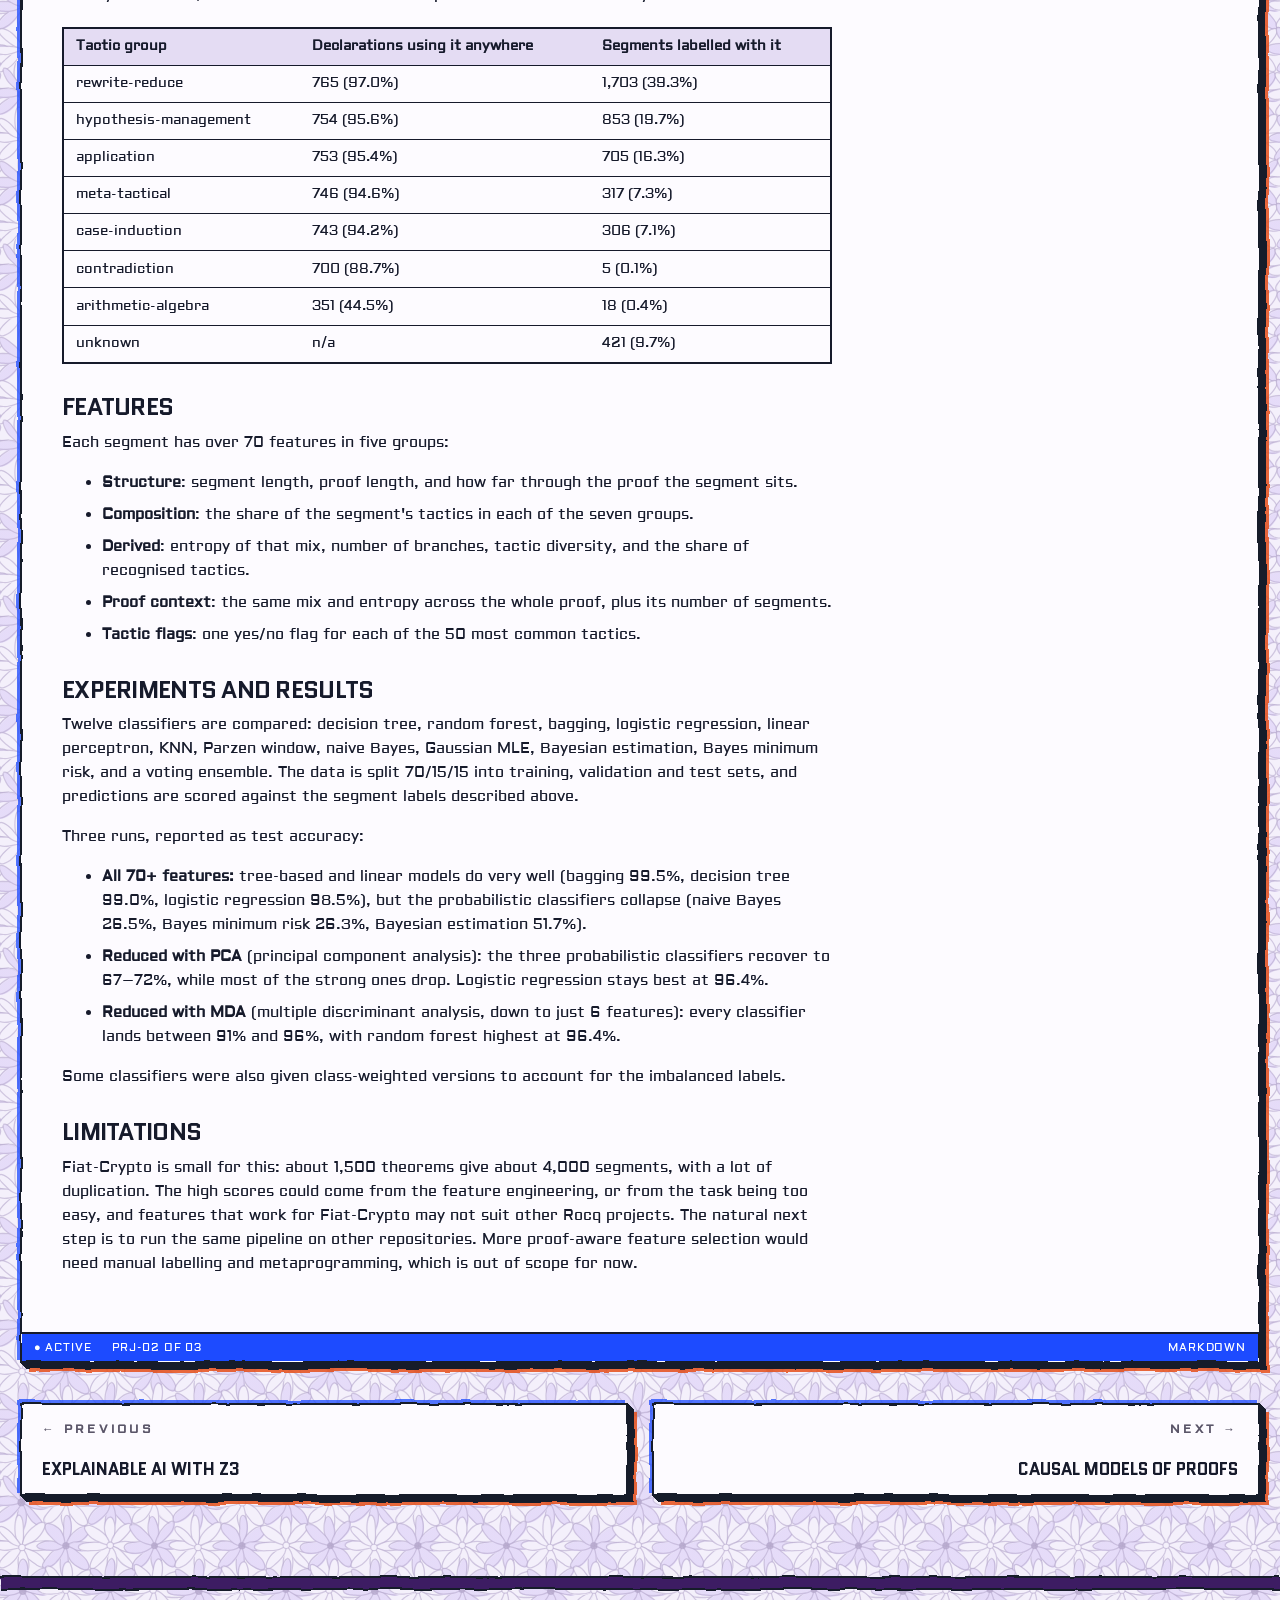
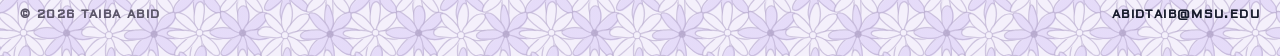
<file: projects/rocq-tactic-patterns.html>
<!DOCTYPE html>
<html lang="en">
<head>
  <meta charset="utf-8">
  <meta name="viewport" content="width=device-width, initial-scale=1">
  <meta name="description" content="Taiba Abid, PhD Student, Computer Science">
  <title>Pattern Recognition and Tactic Classification in Rocq // Taiba Abid</title>
  <script>
    try { var t = localStorage.getItem('theme'); if (t) document.documentElement.dataset.theme = t; } catch (e) {}
  </script>
  <link rel="icon" href="../images/favicon.svg">
  <link rel="preconnect" href="https://fonts.googleapis.com">
  <link rel="preconnect" href="https://fonts.gstatic.com" crossorigin>
  <link rel="stylesheet" href="https://fonts.googleapis.com/css2?family=Aldrich&family=Noto+Nastaliq+Urdu:wght@500;700&family=Quantico:ital,wght@0,400;0,700;1,400;1,700&display=swap">
  <link rel="stylesheet" href="../css/style.css?v=win3">
  <script src="../js/theme.js" defer></script>
  <script src="../js/windows.js?v=dock2" defer></script>
</head>
<body>
  <svg class="ink-defs" width="0" height="0" aria-hidden="true" focusable="false">
    <filter id="ink-rough"><feTurbulence type="fractalNoise" baseFrequency="0.035" numOctaves="3" seed="7" result="noise"/><feDisplacementMap in="SourceGraphic" in2="noise" scale="3.5"/></filter>
    <filter id="ink-bleed"><feTurbulence type="fractalNoise" baseFrequency="0.9" numOctaves="2" seed="2" result="noise"/><feDisplacementMap in="SourceGraphic" in2="noise" scale="1.4"/></filter>
  </svg>
  <a class="skip" href="#main">Skip to content</a>
  <header class="site-header">
    <div class="wrap header-inner">
      <a class="logo" href="../index.html"><span class="logo-mark">TA</span><span class="logo-name">Taiba Abid</span></a>
      <nav class="nav" aria-label="Primary"><a href="../index.html"><span>00</span>Home</a><a href="../projects.html" aria-current="page"><span>01</span>Projects</a><a href="../about.html"><span>02</span>About</a><a href="../blog.html"><span>03</span>Blog</a><a href="../contact.html"><span>04</span>Contact</a></nav>
      <button class="theme-toggle" type="button" data-theme-toggle aria-label="Toggle dark mode"><span class="swatch" aria-hidden="true"></span><span class="tt-text">Theme</span></button>
    </div>
  </header>
  <div class="status-strip" aria-hidden="true">
    <div class="wrap"><span class="hide-sm">Michigan State University</span><span class="push">abtaiba.github.io</span></div>
  </div>

  <main id="main" class="wrap">
    <div class="detail-crumbs"><a class="more back" href="../projects.html">Projects</a><span class="path">~/projects/rocq-tactic-patterns.md</span></div>

    <article class="panel detail" style="view-transition-name: prj-rocq-tactic-patterns">
      <div class="panel-bar"><span class="lights" aria-hidden="true"><i></i><i></i><i></i></span><span class="panel-file">prj_02.md</span><span class="panel-meta">Active · read-only</span></div>
      <div class="panel-body">
        <header class="detail-head">
          <span class="num">02</span>
          <div><span class="label">// Project file</span><h1 class="big" style="margin-top:0.5rem">Pattern Recognition and Tactic Classification in Rocq</h1></div>
        </header>
        <div class="detail-grid">
          <div class="prose">
          <p style="font-size:1.1rem">Can we learn the structure of proofs? A new dataset of Rocq proof segments from Fiat-Crypto, labelled by tactic category, used to test twelve classifiers.</p>
          <h2>The question</h2>
          <p>In Rocq (formerly Coq), a proof is a script of <strong>tactics</strong>: commands such as <code>intros</code>, <code>simpl</code> or <code>apply</code> that transform the goal step by step until it is proved. Rocq labels code as theorems and lemmas, but those labels say nothing about how a proof actually works.</p>
          <p>Can a classifier learn how proofs are structured? This project builds a dataset that labels pieces of proofs by the kind of tactics they use, then tests whether classifiers can learn those labels. The longer-term aim is to look at an incomplete proof and predict which kind of tactic belongs in the gap.</p>
          <h2>Data</h2>
          <p>The dataset comes from <a href="https://github.com/mit-plv/fiat-crypto">Fiat-Crypto</a>, MIT CSAIL's Coq formalisation of cryptographic primitives, with nearly 8,000 commits. I parsed every proof into <strong>segments</strong>: contiguous blocks of tactics working on a single subgoal, split at bullets, braces and indentation. Each segment records its tactics, nesting depth, position in the proof and parent theorem.</p>
          <p>That gives 4,328 segments from 263 files and 1,582 theorems. Each tactic is mapped to one of seven groups (below), and a segment is labelled with its most frequent group. Segments that only use Fiat-Crypto's own custom tactics can't be mapped, so they are dropped as unknown, leaving 3,907 labelled segments.</p>
          <h2>Tactic groups</h2>
          <ul><li><strong>rewrite-reduce</strong>: simplifies terms without closing goals (<code>simpl</code>, <code>cbn</code>, <code>unfold</code>, <code>subst</code>, <code>autorewrite</code>). The largest group, because Fiat-Crypto does heavy symbolic field arithmetic.</li><li><strong>hypothesis-management</strong>: organises the available hypotheses without changing the goal (<code>intros</code>, <code>clear</code>, <code>revert</code>, <code>set</code>, <code>assert</code>).</li><li><strong>application</strong>: closes goals by matching a hypothesis, lemma or constructor (<code>apply</code>, <code>exact</code>, <code>auto</code>, <code>split</code>, <code>constructor</code>).</li><li><strong>case-induction</strong>: splits goals into subgoals and gives proofs their tree shape (<code>induction</code>, <code>destruct</code>, <code>inversion</code>).</li><li><strong>contradiction</strong>: closes goals with inconsistent hypotheses or a false goal (<code>contradiction</code>, <code>exfalso</code>, <code>congruence</code>).</li><li><strong>arithmetic-algebra</strong>: automated arithmetic and algebra solvers, used only in specific situations (<code>ring</code>, <code>field</code>, <code>lia</code>, <code>nra</code>).</li><li><strong>meta-tactical</strong>: combinators that add control flow around other tactics (<code>try</code>, <code>repeat</code>, <code>solve</code>, <code>now</code>).</li></ul>
          <p>Nearly every declaration uses most groups somewhere, but within a single segment one group usually dominates, and that is what the labels capture. The labels are heavily imbalanced:</p>
          <div class="table-wrap"><table><thead><tr><th>Tactic group</th><th>Declarations using it anywhere</th><th>Segments labelled with it</th></tr></thead><tbody><tr><td>rewrite-reduce</td><td>765 (97.0%)</td><td>1,703 (39.3%)</td></tr><tr><td>hypothesis-management</td><td>754 (95.6%)</td><td>853 (19.7%)</td></tr><tr><td>application</td><td>753 (95.4%)</td><td>705 (16.3%)</td></tr><tr><td>meta-tactical</td><td>746 (94.6%)</td><td>317 (7.3%)</td></tr><tr><td>case-induction</td><td>743 (94.2%)</td><td>306 (7.1%)</td></tr><tr><td>contradiction</td><td>700 (88.7%)</td><td>5 (0.1%)</td></tr><tr><td>arithmetic-algebra</td><td>351 (44.5%)</td><td>18 (0.4%)</td></tr><tr><td>unknown</td><td>n/a</td><td>421 (9.7%)</td></tr></tbody></table></div>
          <h2>Features</h2>
          <p>Each segment has over 70 features in five groups:</p>
          <ul><li><strong>Structure</strong>: segment length, proof length, and how far through the proof the segment sits.</li><li><strong>Composition</strong>: the share of the segment's tactics in each of the seven groups.</li><li><strong>Derived</strong>: entropy of that mix, number of branches, tactic diversity, and the share of recognised tactics.</li><li><strong>Proof context</strong>: the same mix and entropy across the whole proof, plus its number of segments.</li><li><strong>Tactic flags</strong>: one yes/no flag for each of the 50 most common tactics.</li></ul>
          <h2>Experiments and results</h2>
          <p>Twelve classifiers are compared: decision tree, random forest, bagging, logistic regression, linear perceptron, KNN, Parzen window, naive Bayes, Gaussian MLE, Bayesian estimation, Bayes minimum risk, and a voting ensemble. The data is split 70/15/15 into training, validation and test sets, and predictions are scored against the segment labels described above.</p>
          <p>Three runs, reported as test accuracy:</p>
          <ul><li><strong>All 70+ features:</strong> tree-based and linear models do very well (bagging 99.5%, decision tree 99.0%, logistic regression 98.5%), but the probabilistic classifiers collapse (naive Bayes 26.5%, Bayes minimum risk 26.3%, Bayesian estimation 51.7%).</li><li><strong>Reduced with PCA</strong> (principal component analysis): the three probabilistic classifiers recover to 67&ndash;72%, while most of the strong ones drop. Logistic regression stays best at 96.4%.</li><li><strong>Reduced with MDA</strong> (multiple discriminant analysis, down to just 6 features): every classifier lands between 91% and 96%, with random forest highest at 96.4%.</li></ul>
          <p>Some classifiers were also given class-weighted versions to account for the imbalanced labels.</p>
          <h2>Limitations</h2>
          <p>Fiat-Crypto is small for this: about 1,500 theorems give about 4,000 segments, with a lot of duplication. The high scores could come from the feature engineering, or from the task being too easy, and features that work for Fiat-Crypto may not suit other Rocq projects. The natural next step is to run the same pipeline on other repositories. More proof-aware feature selection would need manual labelling and metaprogramming, which is out of scope for now.</p>
          </div>
          <aside class="detail-side">
          <section class="panel ">
      <div class="panel-bar"><span class="lights" aria-hidden="true"><i></i><i></i><i></i></span><span class="panel-file">meta.json</span></div>
      <div class="panel-body">
<dl class="readout">
            <div><dt>ID</dt><dd>PRJ-02</dd></div>
            <div><dt>Status</dt><dd>Active</dd></div>
            <div><dt>Owner</dt><dd>Taiba Abid</dd></div>
          </dl>
      </div>
    </section>
          <section class="panel ">
      <div class="panel-bar"><span class="lights" aria-hidden="true"><i></i><i></i><i></i></span><span class="panel-file">tags</span></div>
      <div class="panel-body">
<div class="chips"><span class="tag">Proof Assistants</span><span class="tag">Machine Learning</span><span class="tag">Rocq</span></div>
      </div>
    </section>
          <section class="panel ">
      <div class="panel-bar"><span class="lights" aria-hidden="true"><i></i><i></i><i></i></span><span class="panel-file">links.txt</span></div>
      <div class="panel-body">
<p class="todo">Paper, repo or slides links go in <code>links</code>.</p>
      </div>
    </section>
          </aside>
        </div>
      </div>
      <div class="panel-status"><span>● Active</span><span>PRJ-02 of 03</span><span class="push">markdown</span></div>
    </article>

    <nav class="pager" aria-label="More">
      <a class="panel card prev" href="explainable-ai-z3.html"><div class="panel-body"><span class="label">← Previous</span><strong>Explainable AI with Z3</strong></div></a>
      <a class="panel card next" href="causal-models-of-proofs.html"><div class="panel-body"><span class="label">Next →</span><strong>Causal Models of Proofs</strong></div></a>
    </nav>
  </main>

  <footer class="site-footer">
    <div class="hazard" aria-hidden="true"></div>
    <div class="wrap footer-inner">
      <span>© 2026 Taiba Abid</span>
      <a href="mailto:abidtaib@msu.edu">abidtaib@msu.edu</a>
    </div>
  </footer>
</body>
</html>
</file>
<file: css/style.css>
/* ==========================================================================
   Taiba Abid: brutalist terminal theme
   Warm paper, hard edges, hazard tape, status readouts.
   Edit the tokens below to restyle everything.
   ========================================================================== */

:root {
  color-scheme: light;

  /* Paper + ink (blue-black fountain-pen ink) */
  --paper: #f4f0fb;
  /* hand-drawn flower lattice: 8 equal petals, checkerboard fill, right-hand flower on top */
  --bg-pattern: url("../images/flowers-light.svg");
  --bg-pattern-size: 176px 176px;
  /* wash of page colour over the flowers so text on the background stays readable */
  --bg-fade: color-mix(in srgb, var(--paper) 65%, transparent);
  --surface: #fdfbff;
  --bar: #e4dcf3;
  --ink: #161a2b;
  --muted: #5a5568;
  --line: #161a2b;
  --grain-opacity: 0.09;

  /* Accents */
  --blue: #1d4bff;
  --lime: #b8f400;
  --orange: #e5501a;
  --on-accent: #111;
  /* Banners + the hero name: dark purple on light paper, orange in dark mode */
  --banner: #3d1a63;
  --on-banner: #fff;

  /* Type */
  /* Previous pair: "Space Grotesk" + "JetBrains Mono" */
  --font-display: "Quantico", "Space Grotesk", Arial, sans-serif;
  --font-body: "Aldrich", "Space Grotesk", Arial, sans-serif;
  --scan: rgb(0 0 0 / 0.045);

  /* Shape */
  --bw: 2px;
  --shadow-color: var(--ink);
  /* 3D slab: a blue edge offset up-left, a solid extruded side, an orange edge behind it */
  --ghost-a: color-mix(in srgb, var(--blue) 75%, transparent);
  --ghost-b: color-mix(in srgb, var(--orange) 85%, transparent);
  --shadow: -3px -3px 0 var(--ghost-a), 1px 1px 0 var(--shadow-color), 2px 2px 0 var(--shadow-color), 3px 3px 0 var(--shadow-color), 4px 4px 0 var(--shadow-color), 5px 5px 0 var(--shadow-color), 6px 6px 0 var(--shadow-color), 9px 9px 0 var(--ghost-b);
  --shadow-lift: -4px -4px 0 var(--ghost-a), 1px 1px 0 var(--shadow-color), 2px 2px 0 var(--shadow-color), 3px 3px 0 var(--shadow-color), 4px 4px 0 var(--shadow-color), 5px 5px 0 var(--shadow-color), 6px 6px 0 var(--shadow-color), 7px 7px 0 var(--shadow-color), 8px 8px 0 var(--shadow-color), 9px 9px 0 var(--shadow-color), 10px 10px 0 var(--shadow-color), 14px 14px 0 var(--ghost-b);
  --shadow-sm: -2px -2px 0 var(--ghost-a), 1px 1px 0 var(--shadow-color), 2px 2px 0 var(--shadow-color), 3px 3px 0 var(--shadow-color), 4px 4px 0 var(--shadow-color), 6px 6px 0 var(--ghost-b);
  --shadow-press: 1px 1px 0 var(--shadow-color), 2px 2px 0 var(--shadow-color);
  --page: 1240px;
  --ease: cubic-bezier(0.22, 1, 0.36, 1);
}

/* Dark mode: follows the system unless the toggle forced light */
@media (prefers-color-scheme: dark) {
  :root:not([data-theme="light"]) {
    color-scheme: dark;
    --paper: #0e0f11;
    --bg-pattern: url("data:image/svg+xml,%3Csvg xmlns='http://www.w3.org/2000/svg' width='48' height='27.713' viewBox='0 0 48 27.713'%3E%3Cpath d='M0 13.856L8.0 0H24.0L32 13.856L24.0 27.713H8.0ZM32 13.856H48' fill='none' stroke='%23ff6fb5' stroke-opacity='0.45' stroke-width='1.25'/%3E%3C/svg%3E");
    --bg-pattern-size: 48px 27.713px;
    --bg-fade: transparent;
    --surface: #16181c;
    --bar: #1f232a;
    --ink: #efe6d2;
    --muted: #a39a89;
    --line: #efe6d2;
    --blue: #5b82ff;
    --lime: #c6ff3d;
    --orange: #ff7a3d;
    --banner: var(--orange);
    --on-banner: #111;
    --shadow-color: var(--orange);
    --ghost-b: color-mix(in srgb, var(--lime) 85%, transparent);
    --grain-opacity: 0.22;
    --scan: rgb(255 255 255 / 0.03);
  }
}

:root[data-theme="dark"] {
  color-scheme: dark;
  --paper: #0e0f11;
  --bg-pattern: url("data:image/svg+xml,%3Csvg xmlns='http://www.w3.org/2000/svg' width='48' height='27.713' viewBox='0 0 48 27.713'%3E%3Cpath d='M0 13.856L8.0 0H24.0L32 13.856L24.0 27.713H8.0ZM32 13.856H48' fill='none' stroke='%23ff6fb5' stroke-opacity='0.45' stroke-width='1.25'/%3E%3C/svg%3E");
  --bg-pattern-size: 48px 27.713px;
  --bg-fade: transparent;
  --surface: #16181c;
  --bar: #1f232a;
  --ink: #efe6d2;
  --muted: #a39a89;
  --line: #efe6d2;
  --blue: #5b82ff;
  --lime: #c6ff3d;
  --orange: #ff7a3d;
  --banner: var(--orange);
  --on-banner: #111;
  --shadow-color: var(--orange);
  --ghost-b: color-mix(in srgb, var(--lime) 85%, transparent);
  --grain-opacity: 0.22;
  --scan: rgb(255 255 255 / 0.03);
}

/* Card → detail page morph (Chrome/Edge/Safari 18+; others just navigate) */
@view-transition { navigation: auto; }
::view-transition-group(*) { animation-duration: 0.45s; animation-timing-function: var(--ease); }

/* ---------- Base ---------- */

*, *::before, *::after { box-sizing: border-box; }
html { scroll-behavior: smooth; }

body {
  margin: 0;
  min-height: 100vh;
  overflow-x: clip;
  background-color: var(--paper);
  /* flowers in light mode, hex grid in dark */
  background-image: linear-gradient(var(--bg-fade), var(--bg-fade)), var(--bg-pattern);
  background-size: auto, var(--bg-pattern-size);
  /* ink sits slightly into the paper */
  text-shadow: 0 0 0.6px color-mix(in srgb, currentColor 45%, transparent);
  color: var(--ink);
  font-family: var(--font-body);
  font-size: 15px;
  line-height: 1.6;
  transition: background-color 0.2s, color 0.2s;
}

a { color: inherit; }
img { display: block; max-width: 100%; }
button, input, textarea { font: inherit; color: inherit; }
::selection { background: var(--lime); color: #111; }
:focus-visible { outline: 3px solid var(--blue); outline-offset: 2px; }

.wrap { width: min(calc(100% - 2rem), var(--page)); margin: 0 auto; }

.skip {
  position: absolute; left: -999px; top: 0; padding: 0.5rem 1rem;
  background: var(--lime); color: #111; z-index: 100;
}
.skip:focus { left: 1rem; }

/* ---------- Type ---------- */

h1, h2, h3, h4 {
  margin: 0;
  font-family: var(--font-display);
  font-weight: 700;
  line-height: 0.95;
  letter-spacing: -0.03em;
  text-transform: uppercase;
}

.mega { font-size: clamp(3rem, 10vw, 7.5rem); }
.big  { font-size: clamp(2.2rem, 6vw, 4.25rem); }
h2    { font-size: clamp(1.5rem, 3vw, 2.1rem); }
h3    { font-size: 1.35rem; line-height: 1.05; }

/* Small Urdu sub-label next to headings.
   No letter-spacing or uppercase: both break Urdu letter joining. */
.ur {
  display: inline-block;
  margin-left: 0.6rem;
  color: var(--orange);
  font-family: "Noto Nastaliq Urdu", serif;
  font-size: 0.85rem;
  font-weight: 500;
  line-height: 1;
  letter-spacing: 0;
  text-transform: none;
  vertical-align: middle;
}

.label {
  font-size: 0.72rem;
  font-weight: 700;
  letter-spacing: 0.14em;
  text-transform: uppercase;
  color: var(--muted);
}

.muted { color: var(--muted); }
.accent { color: var(--orange); }

/* ---------- Header ---------- */

.site-header {
  position: sticky;
  top: 0;
  z-index: 50;
  background: var(--paper);
  border-bottom: var(--bw) solid var(--line);
}

.header-inner {
  display: flex;
  align-items: stretch;
  min-height: 3.5rem;
  border-inline: var(--bw) solid var(--line);
}

/* Name | nav: the name sits left, the nav fills the rest of the width */
.logo {
  display: flex;
  flex: none;
  align-items: center;
  gap: 0.75rem;
  padding: 0 1.25rem 0 0.9rem;
  text-decoration: none;
  font-family: var(--font-display);
  font-weight: 700;
  text-transform: uppercase;
  letter-spacing: -0.01em;
}

.logo-mark {
  display: grid;
  place-items: center;
  width: 2.3rem;
  height: 2.3rem;
  background: var(--orange);
  color: #111;
  border: var(--bw) solid var(--line);
  font-size: 0.95rem;
  /* angled corner */
  clip-path: polygon(0 0, 100% 0, 100% 70%, 70% 100%, 0 100%);
}

.nav {
  display: flex;
  flex: 1;
  align-items: stretch;
  overflow-x: auto;
  scrollbar-width: none;
}

.nav a {
  display: flex;
  flex: 1;
  align-items: center;
  justify-content: center;
  gap: 0.35rem;
  padding: 0 0.9rem;
  border-left: var(--bw) solid var(--line);
  font-size: 0.78rem;
  font-weight: 700;
  letter-spacing: 0.08em;
  text-decoration: none;
  text-transform: uppercase;
  white-space: nowrap;
}
.nav a span { color: var(--muted); font-weight: 400; }
.nav a:hover { background: var(--lime); color: #111; }
.nav a:hover span { color: #111; }
.nav a[aria-current="page"] { background: var(--blue); color: #fff; }
.nav a[aria-current="page"] span { color: rgb(255 255 255 / 0.7); }

.theme-toggle {
  display: flex;
  align-items: center;
  gap: 0.45rem;
  padding: 0 0.9rem;
  background: none;
  border: 0;
  border-left: var(--bw) solid var(--line);
  font-size: 0.72rem;
  font-weight: 700;
  letter-spacing: 0.08em;
  text-transform: uppercase;
  cursor: pointer;
}
.theme-toggle:hover { background: var(--orange); color: #111; }
.theme-toggle .swatch {
  width: 0.9rem; height: 0.9rem;
  border: var(--bw) solid currentColor;
  background: linear-gradient(135deg, currentColor 50%, transparent 50%);
}

/* status strip under header */
.status-strip {
  border-bottom: var(--bw) solid var(--line);
  background: var(--ink);
  color: var(--paper);
  font-size: 0.68rem;
  letter-spacing: 0.12em;
  text-transform: uppercase;
}
.status-strip .wrap { display: flex; gap: 1.5rem; padding: 0.3rem 0; overflow: hidden; white-space: nowrap; }
.status-strip .push { margin-left: auto; }

/* ---------- Hazard tape ---------- */

.hazard {
  height: 14px;
  border-block: var(--bw) solid var(--line);
  background: var(--banner);
}

.hazard-label {
  display: flex;
  align-items: center;
  justify-content: center;
  gap: 1rem;
  padding: 0.35rem 1rem;
  border: var(--bw) solid var(--line);
  background: var(--banner);
  font-size: 0.75rem;
  font-weight: 700;
  letter-spacing: 0.2em;
  text-transform: uppercase;
}
.hazard-label span { padding: 0.1rem 0.6rem; background: var(--banner); color: var(--on-banner); border: var(--bw) solid var(--on-banner); }

/* ---------- Panels (editor / terminal windows) ---------- */

/* The outer border + shadow are drawn on ::before and run through the
   #ink-rough SVG filter, so edges look hand-inked while text stays crisp. */
.panel, .goal {
  position: relative;
  background: var(--surface);
  border: var(--bw) solid transparent;
  box-shadow: none;
  min-width: 0;
}
.panel::before, .goal::before {
  content: "";
  position: absolute;
  inset: calc(-1 * var(--bw));
  border: var(--bw) solid var(--line);
  box-shadow: var(--shadow);
  filter: url(#ink-rough);
  pointer-events: none;
  transition: box-shadow 0.16s var(--ease);
}

.panel-bar {
  display: flex;
  align-items: center;
  gap: 0.75rem;
  padding: 0.4rem 0.75rem;
  background: var(--bar);
  border-bottom: var(--bw) solid var(--line);
  font-size: 0.72rem;
  letter-spacing: 0.04em;
}

.lights { display: flex; gap: 0.3rem; }
.lights i { width: 0.7rem; height: 0.7rem; border: 1.5px solid var(--line); }
.lights i:nth-child(1) { background: var(--orange); }
.lights i:nth-child(2) { background: var(--lime); }
.lights i:nth-child(3) { background: var(--blue); }

/* Window controls: close, minimise, maximise (wired up in js/windows.js) */
.lights i { position: relative; cursor: pointer; }
/* Bigger hit area than the dot itself, so near-misses (and taps) still count */
.lights i::before { content: ""; position: absolute; inset: -0.3rem -0.15rem; }
.lights { cursor: default; }
.lights i::after {
  position: absolute; inset: 0;
  display: grid; place-items: center;
  font-family: var(--font-body); font-size: 0.6rem; font-style: normal; font-weight: 700; line-height: 1;
  color: #111; text-shadow: none;
  opacity: 0;
}
.lights i:nth-child(1)::after { content: "×"; }
.lights i:nth-child(2)::after { content: "–"; }
.lights i:nth-child(3)::after { content: "+"; color: #fff; }
.lights:hover i::after { opacity: 1; }
.lights i:hover { filter: brightness(1.15); }

.panel.is-closing { animation: win-close 0.18s var(--ease) forwards; }
@keyframes win-close { to { opacity: 0; transform: scale(0.94); } }
.panel.is-closed { display: none; }
.panel.is-opening { animation: win-open 0.22s var(--ease); }
@keyframes win-open { from { opacity: 0; transform: scale(0.94); } }

/* Dock of closed windows, pinned to the left edge (home, about, contact) */
.win-dock {
  position: fixed;
  left: 0.75rem;
  top: 50%;
  z-index: 140;
  display: flex;
  flex-direction: column;
  gap: 0.5rem;
  max-height: 70vh;
  overflow-y: auto;
  padding: 0.25rem 0.5rem 0.5rem 0.25rem;
  transform: translateY(-50%);
}
.win-dock[hidden] { display: none; }
.win-dock-tab {
  display: flex;
  align-items: center;
  gap: 0.45rem;
  max-width: 10rem;
  padding: 0.35rem 0.55rem;
  border: var(--bw) solid var(--line);
  background: var(--bar);
  color: var(--ink);
  box-shadow: var(--shadow-sm);
  font: 700 0.68rem/1.2 var(--font-body);
  letter-spacing: 0.04em;
  text-align: left;
  cursor: pointer;
  animation: win-open 0.22s var(--ease);
  transition: transform 0.12s var(--ease), box-shadow 0.12s var(--ease), background 0.12s var(--ease);
}
.win-dock-tab:hover, .win-dock-tab:focus-visible { background: var(--lime); color: #111; transform: translateX(2px); }
.win-dock-tab:active { box-shadow: var(--shadow-press); transform: translate(2px, 2px); }
.win-dock-icon {
  flex: none;
  width: 0.7rem;
  height: 0.7rem;
  border: 1.5px solid var(--line);
  background: var(--orange);
}
.win-dock-name { overflow: hidden; text-overflow: ellipsis; white-space: nowrap; }

.panel.is-min > :not(.panel-bar) { display: none; }
.panel.is-min > .panel-bar { border-bottom: 0; }

.panel.is-max {
  position: fixed;
  inset: 4.5rem 1rem 1rem;
  z-index: 150;
  overflow: auto;
  transform: none !important;
  view-transition-name: none !important;
}
.panel.is-max > .panel-bar { position: sticky; top: 0; z-index: 1; }
.panel.is-max .id-photo img { max-height: 70vh; aspect-ratio: auto; object-fit: contain; }
html.has-max { overflow: hidden; }
.win-backdrop { position: fixed; inset: 0; z-index: 149; background: color-mix(in srgb, var(--paper) 75%, transparent); }
.win-backdrop[hidden] { display: none; }

.panel-file { font-weight: 700; overflow: hidden; text-overflow: ellipsis; white-space: nowrap; }
.panel-meta { margin-left: auto; color: var(--muted); white-space: nowrap; }

.panel-body { padding: 1.25rem; }
.panel-body > :first-child { margin-top: 0; }
.panel-body > :last-child { margin-bottom: 0; }

.panel-status {
  display: flex;
  flex-wrap: wrap;
  gap: 0.5rem 1.25rem;
  padding: 0.3rem 0.75rem;
  border-top: var(--bw) solid var(--line);
  background: var(--blue);
  color: #fff;
  font-size: 0.68rem;
  letter-spacing: 0.08em;
  text-transform: uppercase;
}
.panel-status .push { margin-left: auto; }

/* ---------- Terminal lines ---------- */

.term { margin: 0; font-size: 0.9rem; }
.term .cmd { color: var(--muted); }
.term .cmd::before { content: "% "; color: var(--orange); font-weight: 700; } /* zsh prompt */
.term .out { margin: 0.2rem 0 1rem; }
.term .out.arrow::before { content: "→ "; color: var(--blue); font-weight: 700; }

.cursor {
  display: inline-block;
  width: 0.55em; height: 1.1em;
  margin-left: 0.2em;
  background: currentColor;
  opacity: 0.22;
  vertical-align: text-bottom;
}

/* ---------- Readouts (key / value rows) ---------- */

.readout { display: grid; margin: 0; font-size: 0.82rem; }
.readout > div {
  display: grid;
  grid-template-columns: 7.5rem minmax(0, 1fr);
  gap: 0.75rem;
  padding: 0.45rem 0;
  border-bottom: 1px dashed color-mix(in srgb, var(--line) 40%, transparent);
}
.readout > div:last-child { border-bottom: 0; }
.readout dt { color: var(--muted); font-size: 0.7rem; font-weight: 700; letter-spacing: 0.12em; text-transform: uppercase; padding-top: 0.15em; }
.readout dd { margin: 0; font-weight: 700; overflow-wrap: anywhere; }
.readout a { color: var(--blue); }
/* LinkedIn's brand blue, so the handle reads as LinkedIn at a glance */
.readout a.linkedin-badge {
  display: inline-block;
  padding: 0.1em 0.5em;
  border-radius: 3px;
  background: #0a66c2;
  color: #fff;
  text-decoration: none;
}
.readout a.linkedin-badge:hover { background: #004182; }

/* ---------- Chips & tags ---------- */

.chips { display: flex; flex-wrap: wrap; gap: 0.5rem; }

.chip, .tag {
  display: inline-flex;
  align-items: center;
  min-height: 1.6rem;
  padding: 0 0.6rem;
  border: var(--bw) solid var(--line);
  background: var(--surface);
  font-size: 0.7rem;
  font-weight: 700;
  letter-spacing: 0.08em;
  text-transform: uppercase;
  line-height: 1;
}
.tag::before { content: "#"; color: var(--orange); margin-right: 0.15rem; }

.chip { cursor: pointer; transition: transform 0.12s, box-shadow 0.12s, background 0.12s; }
.chip:hover { background: var(--lime); color: #111; }
.chip[aria-pressed="true"] { background: var(--blue); color: #fff; box-shadow: 3px 3px 0 var(--line); transform: translate(-1px, -1px); }

.chip-lg { min-height: 2.1rem; padding: 0 0.9rem; font-size: 0.78rem; }

/* ---------- Buttons & links ---------- */

.btn {
  display: inline-flex;
  align-items: center;
  gap: 0.5rem;
  min-height: 2.5rem;
  padding: 0 1.1rem;
  border: var(--bw) solid var(--line);
  background: var(--lime);
  color: #111;
  box-shadow: 1px 1px 0 var(--line), 2px 2px 0 var(--line), 3px 3px 0 var(--line), 4px 4px 0 var(--line);
  font-size: 0.8rem;
  font-weight: 700;
  letter-spacing: 0.1em;
  text-decoration: none;
  text-transform: uppercase;
  cursor: pointer;
  transition: transform 0.12s var(--ease), box-shadow 0.12s var(--ease);
}
.btn:hover { transform: translate(-2px, -2px); box-shadow: 1px 1px 0 var(--line), 2px 2px 0 var(--line), 3px 3px 0 var(--line), 4px 4px 0 var(--line), 5px 5px 0 var(--line), 6px 6px 0 var(--line); }
.btn:active { transform: translate(2px, 2px); box-shadow: 0 0 0 var(--line); }
.btn.alt { background: var(--surface); color: var(--ink); }

.more {
  font-size: 0.75rem;
  font-weight: 700;
  letter-spacing: 0.1em;
  text-transform: uppercase;
  text-decoration: none;
  color: var(--blue);
}
.more::after { content: " →"; }
.more:hover { background: var(--lime); color: #111; }

.back { color: var(--muted); }
.back::after { content: none; }
.back::before { content: "← "; }

/* ---------- Section headers ---------- */

.sec { margin-top: 3.5rem; }
.sec-head {
  display: flex;
  flex-wrap: wrap;
  align-items: end;
  gap: 0.5rem 1rem;
  margin-bottom: 1.25rem;
  padding-bottom: 0.6rem;
  border-bottom: var(--bw) solid var(--line);
}
.sec-head .idx { font-size: 0.75rem; font-weight: 700; color: var(--orange); letter-spacing: 0.1em; }
.sec-head .more { margin-left: auto; }

/* ---------- Page hero (shared by inner pages) ---------- */

.page-hero {
  display: grid;
  grid-template-columns: minmax(0, 1fr) auto;
  align-items: end;
  gap: 1.5rem;
  padding: 3rem 0 1.5rem;
}
.page-hero .count {
  font-family: var(--font-display);
  font-size: clamp(3rem, 9vw, 6.5rem);
  font-weight: 700;
  line-height: 0.8;
  color: transparent;
  -webkit-text-stroke: 2px var(--ink);
}
.page-hero p { max-width: 60ch; margin: 1rem 0 0; color: var(--muted); }

/* ---------- Home ---------- */

.home-hero {
  display: grid;
  grid-template-columns: minmax(0, 1.65fr) minmax(280px, 1fr);
  gap: 1.5rem;
  padding-top: 2.5rem;
}

.home-hero .mega { margin: 0.25rem 0 1.25rem; }
.home-hero .mega .accent { color: var(--banner); -webkit-text-stroke: 0; }

.id-photo {
  position: relative;
  border-bottom: var(--bw) solid var(--line);
}
.id-photo img { width: 100%; aspect-ratio: 1 / 1; object-fit: cover; object-position: 50% 30%; filter: contrast(1.05) saturate(0.9); }

.mission {
  display: grid;
  grid-template-columns: minmax(0, 1fr) minmax(0, 1fr);
  gap: 1.5rem;
}
.mission p { margin: 0 0 0.9rem; }
.goal {
  display: flex;
  flex-direction: column;
  justify-content: space-between;
  gap: 1.5rem;
  padding: 1.5rem;
  background: var(--blue);
  color: #fff;
}
.goal blockquote {
  margin: 0;
  font-family: var(--font-display);
  font-size: clamp(1.5rem, 3vw, 2.25rem);
  font-weight: 700;
  line-height: 2.1;
  letter-spacing: 0.04em;
  text-transform: uppercase;
}
.goal blockquote em { font-style: normal; background: var(--lime); color: #111; padding: 0 0.15em; }
.goal .label { color: rgb(255 255 255 / 0.75); }

/* ---------- Cards (projects & posts) ---------- */

.card {
  display: flex;
  flex-direction: column;
  text-decoration: none;
  transition: transform 0.16s var(--ease), box-shadow 0.16s var(--ease);
}
.card:hover { transform: translate(-3px, -3px); }
.card:hover::before { box-shadow: var(--shadow-lift); }
.card:hover .panel-bar { background: var(--lime); color: #111; }
.card:hover .panel-bar .panel-meta { color: #111; }
.card:active { transform: translate(1px, 1px); }
.card:active::before { box-shadow: var(--shadow-press); }

.card .panel-body { display: flex; flex: 1; flex-direction: column; gap: 0.9rem; }
.card .num {
  font-family: var(--font-display);
  font-size: 3.2rem;
  font-weight: 700;
  line-height: 0.8;
  color: transparent;
  -webkit-text-stroke: 1.5px var(--ink);
}
.card:hover .num { color: var(--orange); -webkit-text-stroke-color: var(--orange); }
.card h3 { font-size: 1.3rem; }
.card .sub { margin: -0.4rem 0 0; color: var(--muted); font-size: 0.8rem; }
.card .excerpt { margin: 0; color: var(--muted); font-size: 0.85rem; }
.card .chips { margin-top: auto; }
.card .open {
  font-size: 0.72rem; font-weight: 700; letter-spacing: 0.12em; text-transform: uppercase; color: var(--blue);
}
.card:hover .open { color: var(--orange); }

/* Projects bento: first card is the big one */
.bento {
  display: grid;
  grid-template-columns: repeat(6, minmax(0, 1fr));
  gap: 1.5rem;
}
.bento > .card { grid-column: span 2; }
.bento > .card:first-child { grid-column: span 4; grid-row: span 2; }
.bento > .card:first-child h3 { font-size: clamp(1.8rem, 3.5vw, 2.8rem); }
.bento > .card:first-child .num { font-size: 6rem; }
.bento > .card:nth-child(2) { grid-column: span 2; }
.bento.is-filtered > .card { grid-column: span 2; grid-row: auto; }
.bento.is-filtered > .card:first-child h3 { font-size: 1.3rem; }
.bento.is-filtered > .card:first-child .num { font-size: 3.2rem; }
.card.is-hidden { display: none; }

.grid-3 { display: grid; grid-template-columns: repeat(3, minmax(0, 1fr)); gap: 1.5rem; }
.grid-2 { display: grid; grid-template-columns: repeat(2, minmax(0, 1fr)); gap: 1.5rem; }

/* Blog: wide file-row cards */
.post-list { display: grid; gap: 1.25rem; }
.post-card .panel-body {
  display: grid;
  grid-template-columns: 6.5rem minmax(0, 1fr) auto;
  align-items: center;
  gap: 1.5rem;
}
.post-card .date {
  font-family: var(--font-display);
  font-size: 0.9rem;
  font-weight: 700;
  text-transform: uppercase;
  line-height: 1.1;
}
.post-card h3 { font-size: clamp(1.25rem, 2.5vw, 1.75rem); }

.empty { padding: 2rem; text-align: center; border: var(--bw) dashed var(--line); }

/* ---------- Detail pages (expanded card) ---------- */

.detail-crumbs {
  display: flex;
  flex-wrap: wrap;
  gap: 0.75rem;
  align-items: center;
  padding: 2rem 0 1rem;
  font-size: 0.78rem;
}
.detail-crumbs .path { color: var(--muted); }

.detail .panel-body { padding: clamp(1.25rem, 4vw, 2.5rem); }

.detail-head {
  display: grid;
  grid-template-columns: auto minmax(0, 1fr);
  gap: 1.5rem;
  align-items: end;
  padding-bottom: 1.5rem;
  border-bottom: var(--bw) solid var(--line);
}
.detail-head .num {
  font-family: var(--font-display);
  font-size: clamp(5rem, 14vw, 10rem);
  font-weight: 700;
  line-height: 0.75;
  color: var(--orange);
}
.detail-head .sub { margin: 0.75rem 0 0; color: var(--muted); }

.detail-grid {
  display: grid;
  grid-template-columns: minmax(0, 1fr) 300px;
  gap: 2.5rem;
  padding-top: 1.75rem;
}
.detail-side { display: grid; gap: 1.25rem; align-content: start; }
.detail-side .panel::before { box-shadow: var(--shadow-sm); }

.pager { display: grid; grid-template-columns: 1fr 1fr; gap: 1.5rem; margin-top: 2.5rem; }
.pager a .panel-body { padding: 1rem 1.25rem; }
.pager a.next { text-align: right; }
.pager a .label { display: block; margin-bottom: 0.35rem; }
.pager a strong { font-family: var(--font-display); font-size: 1.05rem; text-transform: uppercase; line-height: 1.1; }

/* Long-form text */
.prose { max-width: 70ch; }
.prose h2 { margin: 2rem 0 0.75rem; font-size: 1.5rem; }
.prose h2:first-child { margin-top: 0; }
.prose p, .prose ul, .prose ol { margin: 0 0 1rem; }
.prose a { color: var(--blue); text-underline-offset: 0.2em; }
.prose a:hover { background: var(--lime); color: #111; }
.prose code { padding: 0.05rem 0.35rem; background: var(--bar); border: 1px solid var(--line); font-size: 0.88em; }
.prose blockquote { margin: 1.5rem 0; padding: 0.75rem 1rem; border-left: 6px solid var(--orange); background: var(--bar); }
.prose figure { margin: 1.5rem 0 2rem; border: var(--bw) solid var(--line); background: var(--surface); }
.prose figure img { width: 100%; height: auto; }
.prose figcaption { padding: 0.5rem 0.75rem; border-top: var(--bw) solid var(--line); background: var(--bar); color: var(--muted); font-size: 0.8rem; }
.prose .table-wrap { margin: 1.25rem 0 1.75rem; overflow-x: auto; border: var(--bw) solid var(--line); }
.prose table { width: 100%; border-collapse: collapse; font-size: 0.85rem; background: var(--surface); }
.prose th, .prose td { padding: 0.45rem 0.75rem; border-bottom: 1px solid var(--line); text-align: left; white-space: nowrap; }
.prose th { background: var(--bar); font-weight: 700; }
.prose tbody tr:last-child td { border-bottom: 0; }
.prose li { margin-bottom: 0.5rem; }
/* Typeset math and inference rules */
.prose .math { font-family: "STIX Two Math", "Cambria Math", "Times New Roman", serif; font-size: 1.08em; white-space: nowrap; }
.prose .math-display { text-align: center; margin: 1rem 0 1.25rem; }
.prose .defn { padding: 0.75rem 1rem 0.75rem 2rem; border-left: 6px solid var(--blue); background: var(--bar); }
.prose .rule { display: table; margin: 1rem auto 1.5rem; text-align: center; }
.prose .rule .premises { display: flex; gap: 2.5rem; justify-content: center; padding: 0 0.5rem 0.3rem; }
.prose .rule .conclusion { padding-top: 0.3rem; border-top: 1.5px solid var(--ink); }

/* Placeholder blocks: things to fill in */
.todo {
  margin: 0 0 1rem;
  padding: 0.85rem 1rem;
  border: var(--bw) dashed var(--orange);
  background: color-mix(in srgb, var(--orange) 8%, transparent);
  font-size: 0.85rem;
}
.todo::before {
  content: "TODO";
  display: inline-block;
  margin-right: 0.6rem;
  padding: 0 0.4rem;
  background: var(--orange);
  color: #111;
  font-size: 0.68rem;
  font-weight: 700;
  letter-spacing: 0.1em;
}

/* ---------- About ---------- */

.about-layout {
  display: grid;
  grid-template-columns: 320px minmax(0, 1fr);
  gap: 2rem;
  align-items: start;
}
.about-side { position: sticky; top: 6.5rem; }

.timeline { list-style: none; margin: 0; padding: 0; }
.timeline li {
  position: relative;
  display: grid;
  grid-template-columns: 8.5rem minmax(0, 1fr);
  gap: 1rem;
  padding: 0.8rem 0 0.8rem 1.25rem;
  border-left: var(--bw) solid var(--line);
}
.timeline li::before {
  content: "";
  position: absolute;
  left: -7px;
  top: 1.15rem;
  width: 12px; height: 12px;
  background: var(--surface);
  border: var(--bw) solid var(--line);
}
.timeline li:first-child::before { background: var(--lime); }
.timeline .when { font-size: 0.75rem; font-weight: 700; letter-spacing: 0.06em; color: var(--muted); padding-top: 0.15rem; }
.timeline strong { display: block; font-family: var(--font-display); font-size: 1.05rem; line-height: 1.2; }
.timeline .where { color: var(--muted); font-size: 0.85rem; }

.log-list { list-style: none; margin: 0; padding: 0; counter-reset: log; }
.log-list li {
  counter-increment: log;
  display: grid;
  grid-template-columns: 2.25rem minmax(0, 1fr);
  gap: 0.5rem;
  padding: 0.55rem 0;
  border-bottom: 1px dashed color-mix(in srgb, var(--line) 35%, transparent);
  font-size: 0.85rem;
}
.log-list li:last-child { border-bottom: 0; }
.log-list li::before { content: counter(log, decimal-leading-zero); color: var(--orange); font-weight: 700; }

.stack { display: grid; gap: 1.5rem; }

/* ---------- Contact ---------- */

.contact-layout {
  display: grid;
  grid-template-columns: repeat(2, minmax(0, 1fr));
  gap: 1.5rem;
}
.contact-layout .panel-body { display: flex; flex-direction: column; align-items: flex-start; gap: 0.25rem; }
.contact-layout .panel-body .muted { margin: 0 0 1.25rem; }
.contact-layout .btn { margin-top: auto; }
.contact-wide { grid-column: 1 / -1; }

.form { display: grid; gap: 1.1rem; }
.field { display: grid; gap: 0.3rem; }
.field label { font-size: 0.75rem; font-weight: 700; letter-spacing: 0.12em; text-transform: uppercase; }
.field label::before { content: "> "; color: var(--orange); }

.input {
  width: 100%;
  padding: 0.65rem 0.75rem;
  background: var(--paper);
  border: var(--bw) solid var(--line);
  border-radius: 0;
  caret-color: var(--orange);
}
.input:focus-visible { outline: none; border-color: var(--blue); box-shadow: 4px 4px 0 var(--blue); }
textarea.input { min-height: 10rem; resize: vertical; }

.form-status { min-height: 1.4rem; margin: 0; font-size: 0.85rem; }
.form-status.ok { color: var(--blue); }
.form-status.err { color: var(--orange); }
.botcheck { position: absolute; left: -9999px; opacity: 0; }

.email-big {
  display: block;
  margin: 0.5rem 0 1rem;
  font-family: var(--font-display);
  font-size: clamp(1.25rem, 2.6vw, 1.75rem);
  font-weight: 700;
  overflow-wrap: anywhere;
  text-decoration: none;
  color: var(--blue);
}
.email-big:hover { background: var(--lime); color: #111; }

/* ---------- Footer ---------- */

.site-footer { margin-top: 5rem; }
.footer-inner {
  display: flex;
  flex-wrap: wrap;
  justify-content: space-between;
  gap: 1rem;
  padding: 1rem 0 2rem;
  font-size: 0.72rem;
  font-weight: 700;
  letter-spacing: 0.12em;
  text-transform: uppercase;
  color: var(--muted);
}
.footer-inner a { color: var(--ink); text-decoration: none; }
.footer-inner a:hover { background: var(--lime); color: #111; }

/* ---------- Digital ink ---------- */

.ink-defs { position: absolute; width: 0; height: 0; overflow: hidden; }

/* Paper grain over everything; clicks pass straight through */
body::after {
  content: "";
  position: fixed;
  inset: 0;
  z-index: 200;
  pointer-events: none;
  opacity: var(--grain-opacity);
  mix-blend-mode: multiply;
  background-image: url("data:image/svg+xml,%3Csvg xmlns='http://www.w3.org/2000/svg' width='180' height='180'%3E%3Cfilter id='n'%3E%3CfeTurbulence type='fractalNoise' baseFrequency='0.85' numOctaves='3' stitchTiles='stitch'/%3E%3CfeColorMatrix values='0 0 0 0 0.1 0 0 0 0 0.1 0 0 0 0 0.2 0 0 0 1 0'/%3E%3C/filter%3E%3Crect width='100%25' height='100%25' filter='url(%23n)'/%3E%3C/svg%3E");
}

/* Decorative numbers look printed: edges wobble like ink soaking into paper */
.card .num, .detail-head .num, .page-hero .count {
  filter: url(#ink-bleed);
}

/* Hazard tape and buttons get the same hand-inked edge */
.hazard, .hazard-label, .btn, .logo-mark { filter: url(#ink-rough); }

/* ---------- Industrial layer (all static, no animation) ---------- */

/* Scanlines over the whole page; clicks pass straight through */
body::before {
  content: "";
  position: fixed;
  inset: 0;
  z-index: 199;
  pointer-events: none;
  background: repeating-linear-gradient(to bottom, transparent 0 2px, var(--scan) 2px 3px);
}

/* Headings stay crisp: no ink texture on text people need to read */
h1, h2, h3 { text-shadow: none; }

/* Machined corners on small parts */
.tag, .chip {
  clip-path: polygon(6px 0, 100% 0, 100% calc(100% - 6px), calc(100% - 6px) 100%, 0 100%, 0 6px);
}

/* Spec-sheet labels: wide tracking, bracketed readouts */
.label, .sec-head .idx, .readout dt { letter-spacing: 0.28em; }
.panel-meta::before { content: "[ "; color: var(--orange); }
.panel-meta::after { content: " ]"; color: var(--orange); }

/* ---------- Responsive ---------- */

@media (max-width: 1000px) {
  .bento > .card,
  .bento > .card:first-child,
  .bento > .card:nth-child(2) { grid-column: span 3; grid-row: auto; }
  .bento > .card:first-child { grid-column: span 6; }
  .bento.is-filtered > .card { grid-column: span 3; }
  .grid-3 { grid-template-columns: repeat(2, minmax(0, 1fr)); }
  .detail-grid { grid-template-columns: 1fr; }
  .about-layout { grid-template-columns: 1fr; }
  .about-side { position: static; }
}

@media (max-width: 800px) {
  .home-hero, .mission, .contact-layout { grid-template-columns: 1fr; }
  .id-photo img { aspect-ratio: 4 / 3; }
  .status-strip .hide-sm { display: none; }
  .logo-name { display: none; }
  .post-card .panel-body { grid-template-columns: 1fr; gap: 0.75rem; }
}

@media (max-width: 640px) {
  body { font-size: 14px; }
  .wrap { width: calc(100% - 2rem); }
  .bento, .grid-3, .grid-2, .pager { grid-template-columns: 1fr; }
  .bento > .card,
  .bento > .card:first-child,
  .bento > .card:nth-child(2),
  .bento.is-filtered > .card { grid-column: auto; }
  .bento > .card:first-child .num { font-size: 3.2rem; }
  .page-hero { grid-template-columns: 1fr; padding-top: 2rem; }
  .detail-head { grid-template-columns: 1fr; gap: 0.5rem; }
  .timeline li { grid-template-columns: 1fr; gap: 0.15rem; }
  .readout > div { grid-template-columns: 6rem minmax(0, 1fr); }
  .nav a { padding: 0 0.6rem; }
  .nav a span { display: none; }
  .theme-toggle .tt-text { display: none; }
  .win-dock { left: 0.35rem; }
  .win-dock-tab { padding: 0.45rem; }
  .win-dock-name { display: none; }
}

@media (prefers-reduced-motion: reduce) {
  @view-transition { navigation: none; }
  *, *::before, *::after { animation: none !important; transition: none !important; scroll-behavior: auto !important; }
}
</file>
